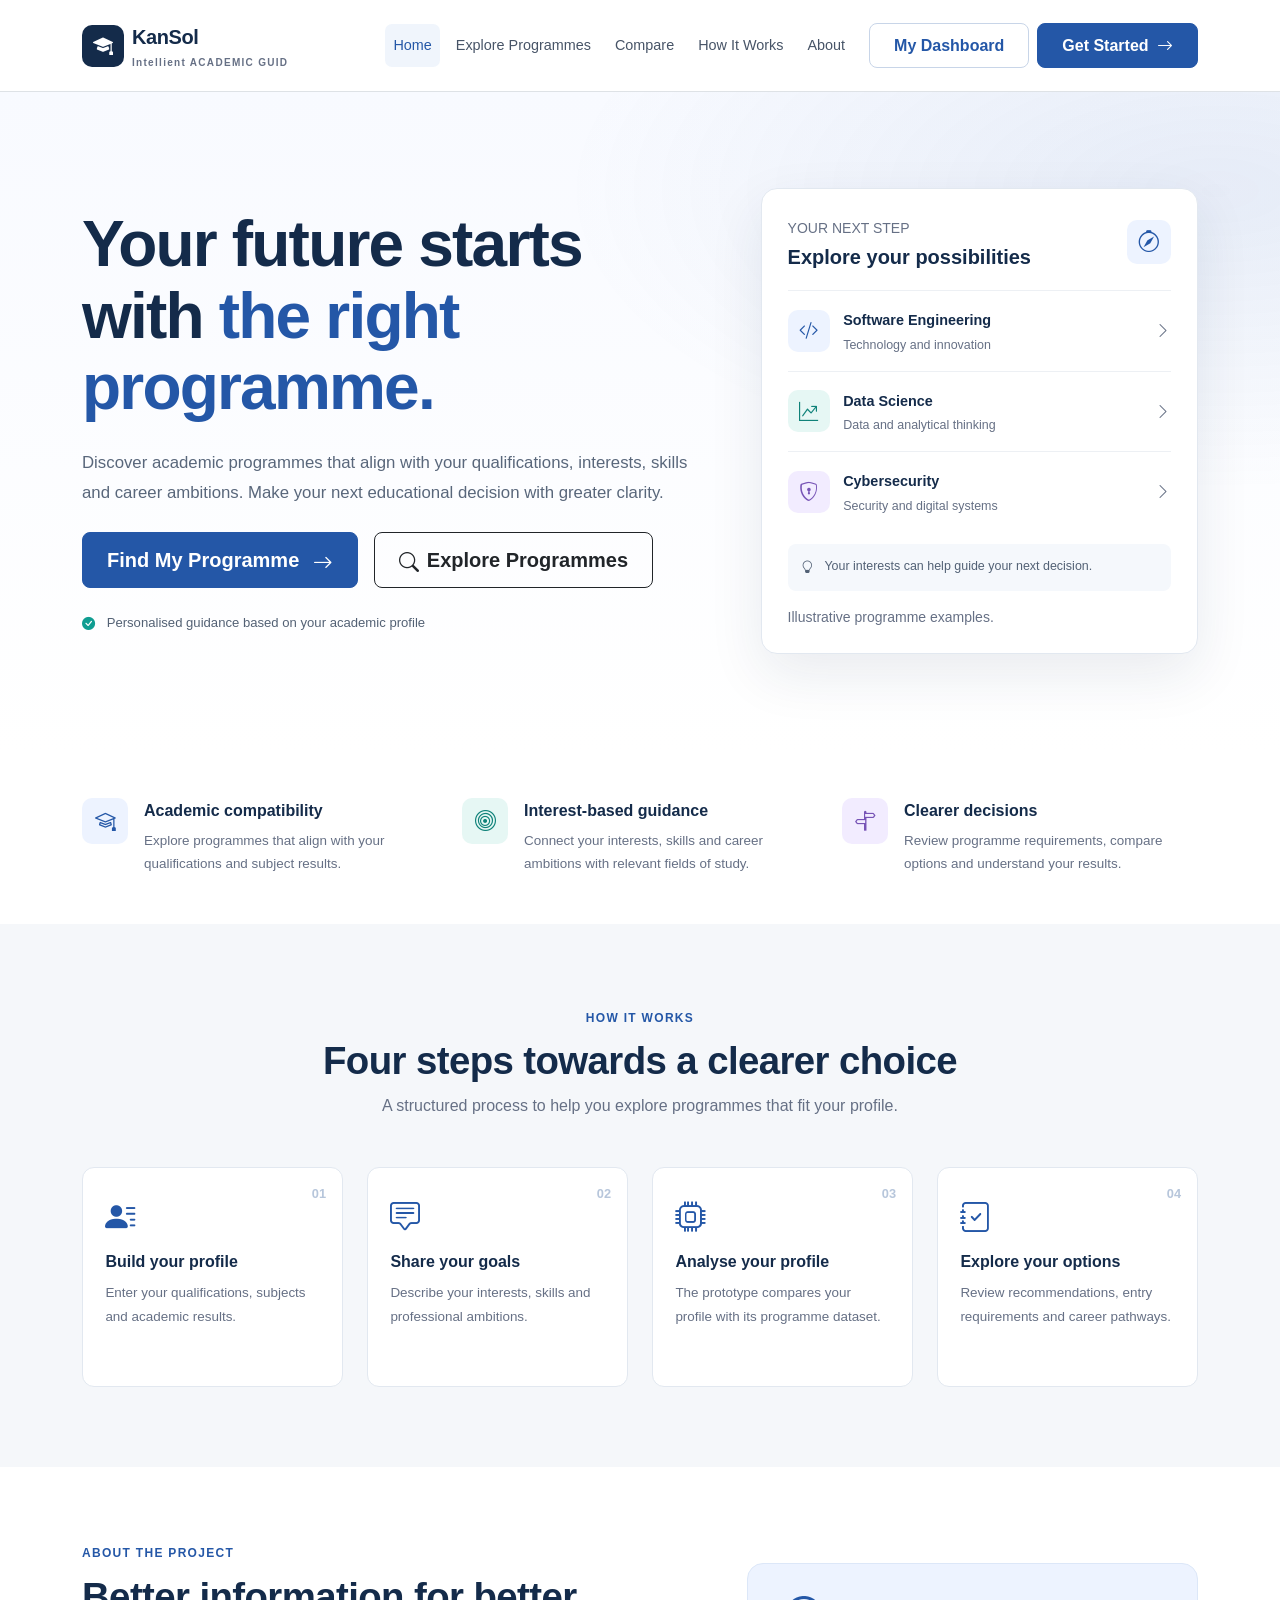
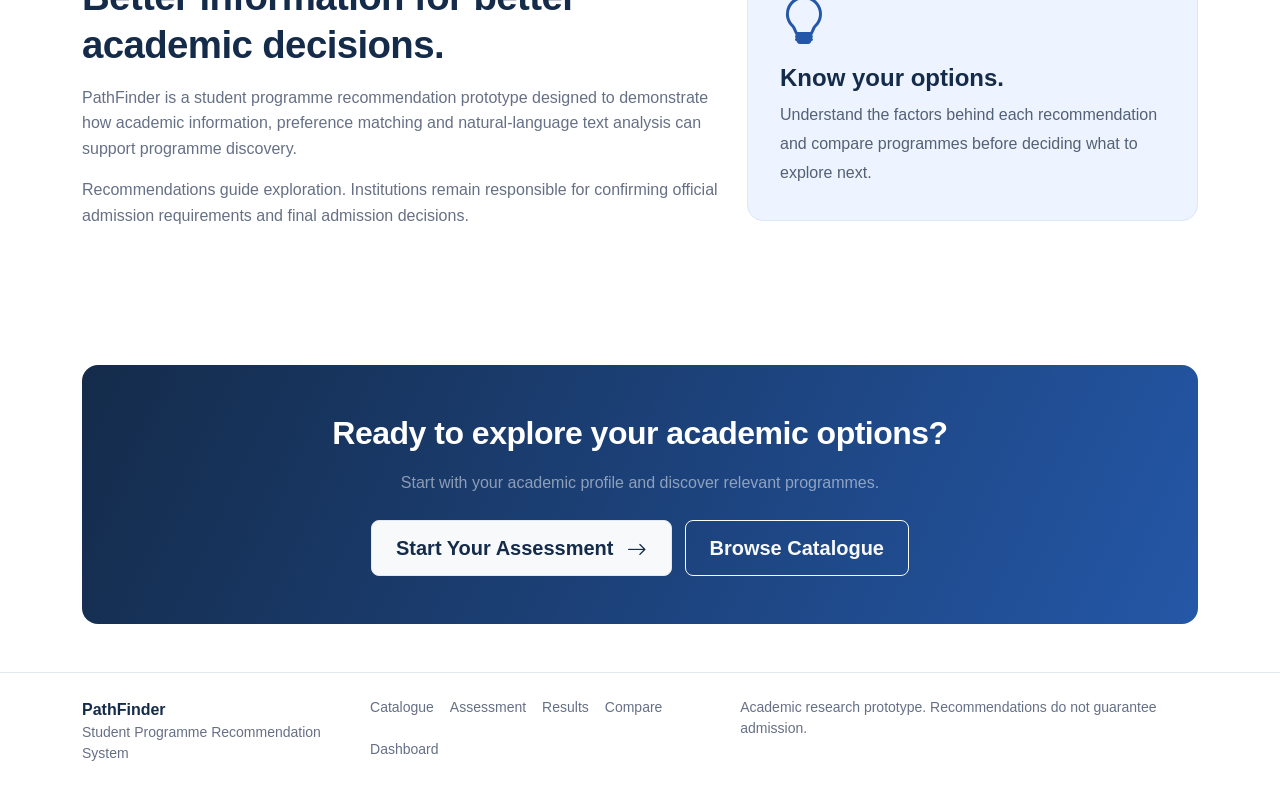
<file: index.html>
<!DOCTYPE html>
<html lang="en">
<head>
  <meta charset="UTF-8">
  <meta name="viewport" content="width=device-width, initial-scale=1.0">
  <meta name="description" content="Discover higher education programmes that match your academic qualifications, interests, skills and career goals.">
  <title>KanSol|Student Programme Recommendation System</title>

  <link href="https://cdn.jsdelivr.net/npm/bootstrap@5.3.8/dist/css/bootstrap.min.css"
        rel="stylesheet">
  <link href="https://cdn.jsdelivr.net/npm/bootstrap-icons@1.11.3/font/bootstrap-icons.min.css"
        rel="stylesheet">
  <link rel="stylesheet" href="assets/css/style.css">
</head>

<body>
  <nav class="navbar navbar-expand-lg navbar-light bg-white sticky-top border-bottom">
    <div class="container py-2">
      <a class="navbar-brand d-flex align-items-center gap-2" href="index.html">
        <span class="brand-icon"><i class="bi bi-mortarboard-fill"></i></span>
        <span>
          <strong class="brand-name">KanSol</strong>
          <small class="d-block brand-caption">Intellient ACADEMIC GUID</small>
        </span>
      </a>

      <button class="navbar-toggler" type="button"
              data-bs-toggle="collapse" data-bs-target="#mainNavbar"
              aria-controls="mainNavbar" aria-expanded="false"
              aria-label="Toggle navigation">
        <span class="navbar-toggler-icon"></span>
      </button>

      <div class="collapse navbar-collapse" id="mainNavbar">
        <ul class="navbar-nav ms-auto align-items-lg-center gap-lg-2">
          <li class="nav-item">
            <a class="nav-link active" aria-current="page" href="index.html">Home</a>
          </li>
          <li class="nav-item">
            <a class="nav-link" href="pages/catalogue.html">Explore Programmes</a>
          </li>
          <li class="nav-item">
            <a class="nav-link" href="pages/compare.html">Compare</a>
          </li>
          <li class="nav-item">
            <a class="nav-link" href="#how-it-works">How It Works</a>
          </li>
          <li class="nav-item">
            <a class="nav-link" href="#about">About</a>
          </li>
          <li class="nav-item ms-lg-2">
            <a class="btn btn-outline-primary px-4" href="pages/dashboard.html">
              My Dashboard
            </a>
          </li>
          <li class="nav-item">
            <a class="btn btn-primary px-4" href="pages/assessment.html">
              Get Started <i class="bi bi-arrow-right ms-1"></i>
            </a>
          </li>
        </ul>
      </div>
    </div>
  </nav>

  <main>
    <section class="hero-section">
      <div class="container py-5">
        <div class="row align-items-center g-5 py-lg-5">
          <div class="col-lg-7">
            
            <h1 class="hero-title mb-4">
              Your future starts with
              <span class="text-accent">the right programme.</span>
            </h1>

            <p class="hero-description mb-4">
              Discover academic programmes that align with your qualifications,
              interests, skills and career ambitions. Make your next educational
              decision with greater clarity.
            </p>

            <div class="d-flex flex-column flex-sm-row gap-3 mb-4">
              <a href="pages/assessment.html" class="btn btn-primary btn-lg px-4">
                Find My Programme <i class="bi bi-arrow-right ms-2"></i>
              </a>

              <a href="pages/catalogue.html" class="btn btn-outline-dark btn-lg px-4">
                <i class="bi bi-search me-2"></i>Explore Programmes
              </a>
            </div>

            <div class="hero-note">
              <i class="bi bi-check-circle-fill me-2"></i>
              Personalised guidance based on your academic profile
            </div>
          </div>

          <div class="col-lg-5">
            <div class="hero-visual">
              <div class="visual-heading">
                <div>
                  <span class="small text-secondary">YOUR NEXT STEP</span>
                  <h5 class="mb-0 mt-1">Explore your possibilities</h5>
                </div>
                <span class="visual-icon"><i class="bi bi-compass"></i></span>
              </div>

              <a class="visual-item text-decoration-none text-reset"
                 href="pages/catalogue.html?search=Software%20Engineering">
                <span class="visual-item-icon icon-blue">
                  <i class="bi bi-code-slash"></i>
                </span>
                <div class="flex-grow-1">
                  <strong>Software Engineering</strong>
                  <small class="d-block text-secondary">Technology and innovation</small>
                </div>
                <i class="bi bi-chevron-right text-secondary"></i>
              </a>

              <a class="visual-item text-decoration-none text-reset"
                 href="pages/catalogue.html?search=Data%20Science">
                <span class="visual-item-icon icon-teal">
                  <i class="bi bi-graph-up-arrow"></i>
                </span>
                <div class="flex-grow-1">
                  <strong>Data Science</strong>
                  <small class="d-block text-secondary">Data and analytical thinking</small>
                </div>
                <i class="bi bi-chevron-right text-secondary"></i>
              </a>

              <a class="visual-item text-decoration-none text-reset"
                 href="pages/catalogue.html?search=Cybersecurity">
                <span class="visual-item-icon icon-purple">
                  <i class="bi bi-shield-lock"></i>
                </span>
                <div class="flex-grow-1">
                  <strong>Cybersecurity</strong>
                  <small class="d-block text-secondary">Security and digital systems</small>
                </div>
                <i class="bi bi-chevron-right text-secondary"></i>
              </a>

              <div class="visual-footer">
                <i class="bi bi-lightbulb me-2"></i>
                Your interests can help guide your next decision.
              </div>
              <p class="small text-secondary mt-3 mb-0">
                Illustrative programme examples.
              </p>
            </div>
          </div>
        </div>
      </div>
    </section>

    <section class="py-5 bg-white">
      <div class="container">
        <div class="row g-4">
          <div class="col-md-4">
            <div class="feature-item">
              <span class="feature-icon"><i class="bi bi-mortarboard"></i></span>
              <div>
                <h5>Academic compatibility</h5>
                <p>Explore programmes that align with your qualifications and subject results.</p>
              </div>
            </div>
          </div>

          <div class="col-md-4">
            <div class="feature-item">
              <span class="feature-icon teal-feature"><i class="bi bi-bullseye"></i></span>
              <div>
                <h5>Interest-based guidance</h5>
                <p>Connect your interests, skills and career ambitions with relevant fields of study.</p>
              </div>
            </div>
          </div>

          <div class="col-md-4">
            <div class="feature-item">
              <span class="feature-icon purple-feature"><i class="bi bi-signpost-split"></i></span>
              <div>
                <h5>Clearer decisions</h5>
                <p>Review programme requirements, compare options and understand your results.</p>
              </div>
            </div>
          </div>
        </div>
      </div>
    </section>

    <section id="how-it-works" class="section-space">
      <div class="container">
        <div class="section-heading text-center mx-auto mb-5">
          <span class="section-label">HOW IT WORKS</span>
          <h2 class="section-title mt-2">Four steps towards a clearer choice</h2>
          <p class="text-secondary">
            A structured process to help you explore programmes that fit your profile.
          </p>
        </div>

        <div class="row g-4">
          <div class="col-sm-6 col-lg-3">
            <div class="step-card">
              <span class="step-number">01</span>
              <i class="bi bi-person-lines-fill step-icon"></i>
              <h5>Build your profile</h5>
              <p>Enter your qualifications, subjects and academic results.</p>
            </div>
          </div>

          <div class="col-sm-6 col-lg-3">
            <div class="step-card">
              <span class="step-number">02</span>
              <i class="bi bi-chat-square-text step-icon"></i>
              <h5>Share your goals</h5>
              <p>Describe your interests, skills and professional ambitions.</p>
            </div>
          </div>

          <div class="col-sm-6 col-lg-3">
            <div class="step-card">
              <span class="step-number">03</span>
              <i class="bi bi-cpu step-icon"></i>
              <h5>Analyse your profile</h5>
              <p>The prototype compares your profile with its programme dataset.</p>
            </div>
          </div>

          <div class="col-sm-6 col-lg-3">
            <div class="step-card">
              <span class="step-number">04</span>
              <i class="bi bi-journal-check step-icon"></i>
              <h5>Explore your options</h5>
              <p>Review recommendations, entry requirements and career pathways.</p>
            </div>
          </div>
        </div>
      </div>
    </section>

    <section id="about" class="about-section py-5">
      <div class="container py-lg-4">
        <div class="row align-items-center g-4">
          <div class="col-lg-7">
            <span class="section-label">ABOUT THE PROJECT</span>
            <h2 class="section-title mt-2">Better information for better academic decisions.</h2>
            <p class="text-secondary mt-3">
              PathFinder is a student programme recommendation prototype designed
              to demonstrate how academic information, preference matching and
              natural-language text analysis can support programme discovery.
            </p>
            <p class="text-secondary">
              Recommendations guide exploration. Institutions remain responsible
              for confirming official admission requirements and final admission decisions.
            </p>
          </div>
          <div class="col-lg-5">
            <div class="about-panel">
              <i class="bi bi-lightbulb display-5 mb-3"></i>
              <h4>Know your options.</h4>
              <p class="mb-0">
                Understand the factors behind each recommendation and compare
                programmes before deciding what to explore next.
              </p>
            </div>
          </div>
        </div>
      </div>
    </section>

    <section class="py-5">
      <div class="container">
        <div class="cta-panel p-4 p-lg-5 text-center">
          <h2 class="text-white">Ready to explore your academic options?</h2>
          <p class="text-white-50 mt-3 mb-4">
            Start with your academic profile and discover relevant programmes.
          </p>
          <a href="pages/assessment.html" class="btn btn-light btn-lg px-4">
            Start Your Assessment <i class="bi bi-arrow-right ms-2"></i>
          </a>
          <a href="pages/catalogue.html" class="btn btn-outline-light btn-lg px-4 ms-sm-2 mt-2 mt-sm-0">
            Browse Catalogue
          </a>
        </div>
      </div>
    </section>
  </main>

  <footer class="site-footer py-4">
    <div class="container d-flex flex-column flex-md-row justify-content-between gap-3">
      <div>
        <strong>PathFinder</strong>
        <p class="small text-secondary mb-0">Student Programme Recommendation System</p>
      </div>
      <div class="d-flex flex-wrap gap-3">
        <a class="small text-secondary" href="pages/catalogue.html">Catalogue</a>
        <a class="small text-secondary" href="pages/assessment.html">Assessment</a>
        <a class="small text-secondary" href="pages/results.html">Results</a>
        <a class="small text-secondary" href="pages/compare.html">Compare</a>
        <a class="small text-secondary" href="pages/dashboard.html">Dashboard</a>
      </div>
      <p class="small text-secondary mb-0">
        Academic research prototype. Recommendations do not guarantee admission.
      </p>
    </div>
  </footer>

  <script src="https://cdn.jsdelivr.net/npm/bootstrap@5.3.8/dist/js/bootstrap.bundle.min.js"></script>
  <script src="assets/js/app.js"></script>
</body>
</html>
</file>
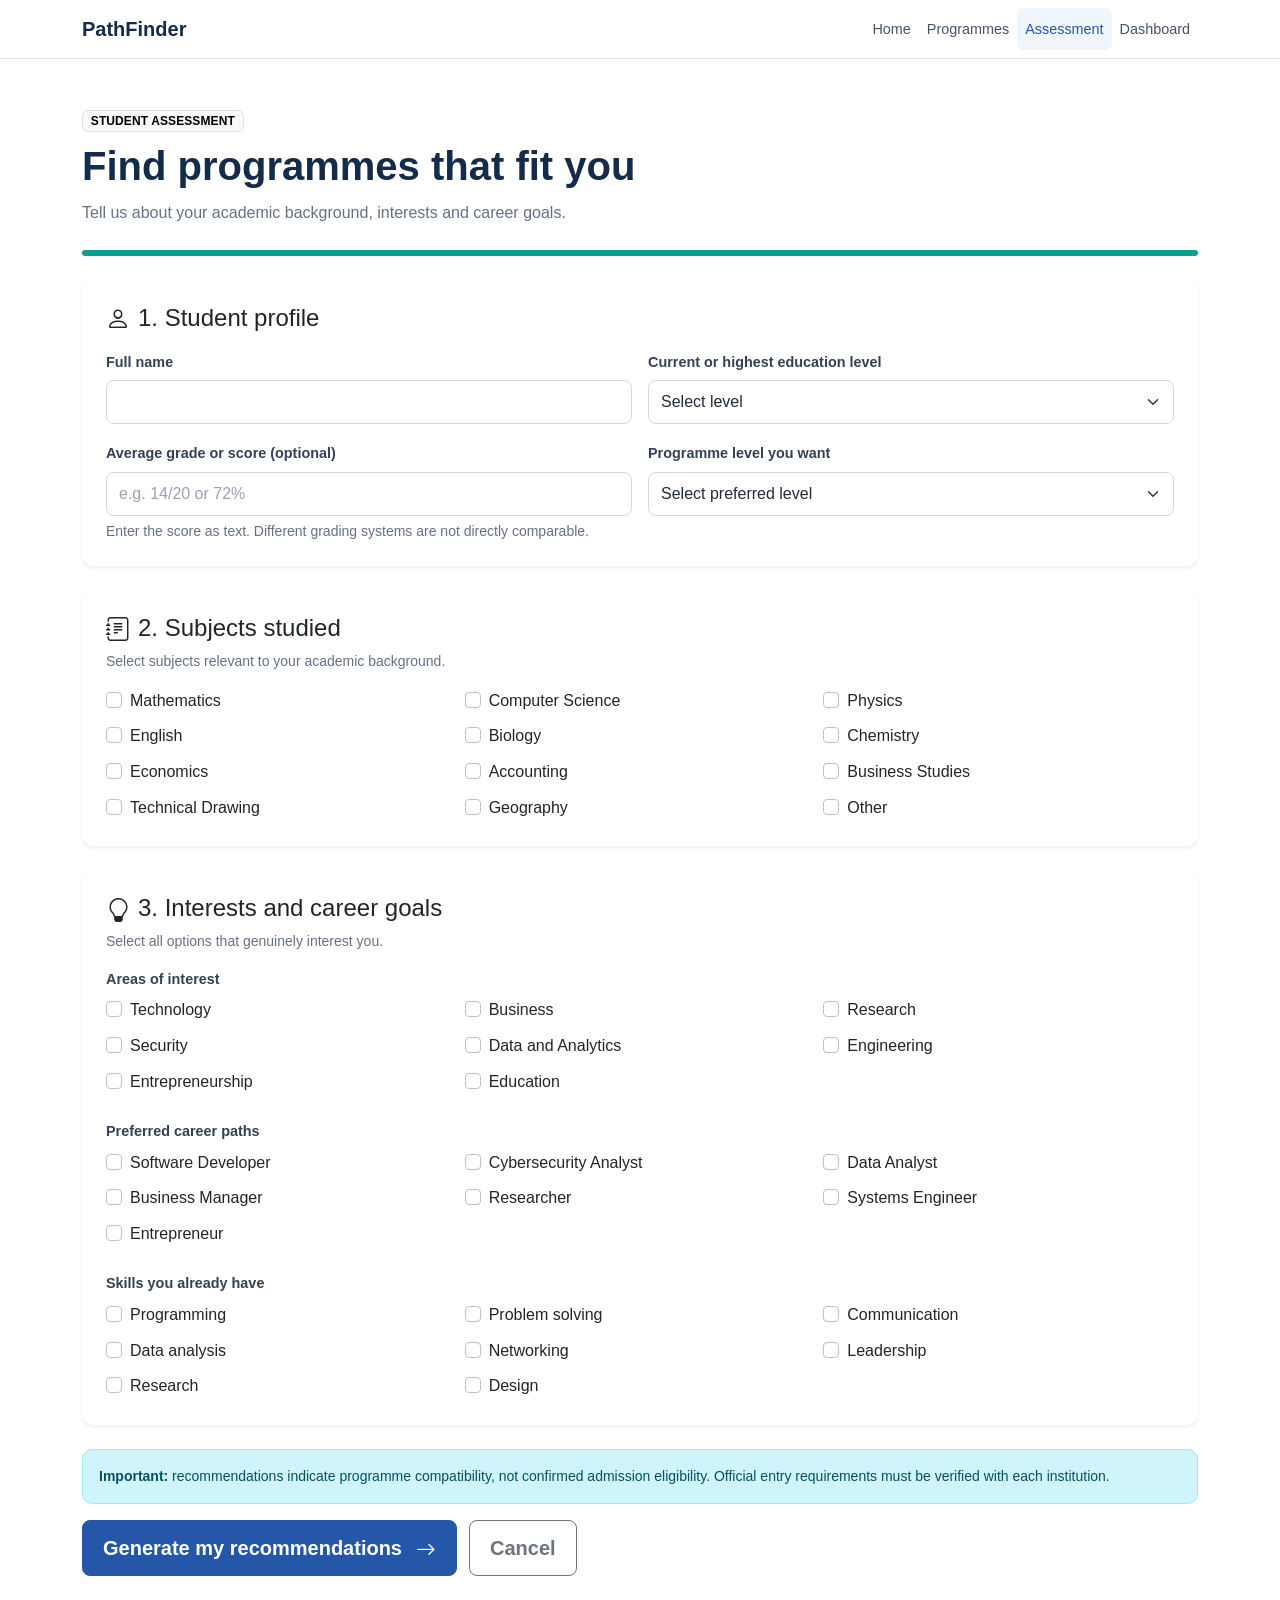
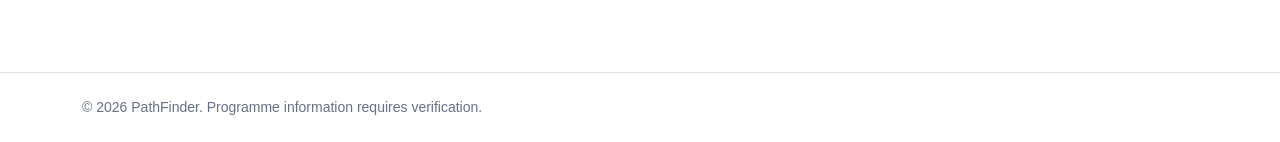
<file: pages/assessment.html>
<!DOCTYPE html>
<html lang="en">
<head>
  <meta charset="UTF-8">
  <meta name="viewport" content="width=device-width, initial-scale=1">
  <meta name="description" content="Complete your academic and career assessment to explore suitable higher education programmes.">
  <title>Student Assessment | PathFinder</title>
  <link href="https://cdn.jsdelivr.net/npm/bootstrap@5.3.8/dist/css/bootstrap.min.css" rel="stylesheet">
  <link href="https://cdn.jsdelivr.net/npm/bootstrap-icons@1.11.3/font/bootstrap-icons.min.css" rel="stylesheet">
  <link href="../assets/css/style.css" rel="stylesheet">
</head>
<body>
<nav class="navbar navbar-expand-lg navbar-light bg-white border-bottom sticky-top">
  <div class="container">
    <a class="navbar-brand fw-bold" href="../index.html">PathFinder</a>
    <button class="navbar-toggler" type="button" data-bs-toggle="collapse" data-bs-target="#mainNav" aria-label="Toggle navigation">
      <span class="navbar-toggler-icon"></span>
    </button>
    <div class="collapse navbar-collapse" id="mainNav">
      <div class="navbar-nav ms-auto">
        <a class="nav-link" href="../index.html">Home</a>
        <a class="nav-link" href="catalogue.html">Programmes</a>
        <a class="nav-link active" href="assessment.html">Assessment</a>
        <a class="nav-link" href="dashboard.html">Dashboard</a>
      </div>
    </div>
  </div>
</nav>

<main class="container py-5">
  <div class="mb-4">
    <span class="badge text-bg-light border mb-2">STUDENT ASSESSMENT</span>
    <h1 class="fw-bold">Find programmes that fit you</h1>
    <p class="text-secondary">Tell us about your academic background, interests and career goals.</p>
  </div>

  <div class="progress mb-4" style="height: 6px;">
    <div class="progress-bar" style="width: 100%; background: #0f9d91;"></div>
  </div>

  <form id="assessmentForm" class="row g-4">
    <section class="col-12">
      <div class="card border-0 shadow-sm p-3 p-md-4">
        <h2 class="h4 mb-3"><i class="bi bi-person me-2"></i>1. Student profile</h2>
        <div class="row g-3">
          <div class="col-md-6">
            <label for="studentName" class="form-label">Full name</label>
            <input class="form-control" id="studentName" name="studentName" autocomplete="name" required>
          </div>
          <div class="col-md-6">
            <label for="educationLevel" class="form-label">Current or highest education level</label>
            <select class="form-select" id="educationLevel" name="educationLevel" required>
              <option value="">Select level</option>
              <option value="Ordinary Level">Ordinary Level</option>
              <option value="Advanced Level">Advanced Level</option>
              <option value="Technical or Vocational">Technical or Vocational</option>
              <option value="Bachelor's degree">Bachelor's degree</option>
              <option value="HND">HND</option>
              <option value="Master's degree">Master's degree</option>
              <option value="Other">Other</option>
            </select>
          </div>
          <div class="col-md-6">
            <label for="gradeAverage" class="form-label">Average grade or score (optional)</label>
            <input class="form-control" id="gradeAverage" name="gradeAverage" placeholder="e.g. 14/20 or 72%">
            <div class="form-text">Enter the score as text. Different grading systems are not directly comparable.</div>
          </div>
          <div class="col-md-6">
            <label for="preferredLevel" class="form-label">Programme level you want</label>
            <select class="form-select" id="preferredLevel" name="preferredLevel" required>
              <option value="">Select preferred level</option>
              <option value="Any">Any level</option>
              <option value="HND">HND</option>
              <option value="Bachelor's degree">Bachelor's degree</option>
              <option value="Master's degree">Master's degree</option>
              <option value="Vocational">Vocational training</option>
            </select>
          </div>
        </div>
      </div>
    </section>

    <section class="col-12">
      <div class="card border-0 shadow-sm p-3 p-md-4">
        <h2 class="h4 mb-2"><i class="bi bi-journal-text me-2"></i>2. Subjects studied</h2>
        <p class="text-secondary small">Select subjects relevant to your academic background.</p>
        <div class="row g-2">
          <div class="col-6 col-md-4"><label class="form-check"><input class="form-check-input" type="checkbox" name="subjects" value="Mathematics"> Mathematics</label></div>
          <div class="col-6 col-md-4"><label class="form-check"><input class="form-check-input" type="checkbox" name="subjects" value="Computer Science"> Computer Science</label></div>
          <div class="col-6 col-md-4"><label class="form-check"><input class="form-check-input" type="checkbox" name="subjects" value="Physics"> Physics</label></div>
          <div class="col-6 col-md-4"><label class="form-check"><input class="form-check-input" type="checkbox" name="subjects" value="English"> English</label></div>
          <div class="col-6 col-md-4"><label class="form-check"><input class="form-check-input" type="checkbox" name="subjects" value="Biology"> Biology</label></div>
          <div class="col-6 col-md-4"><label class="form-check"><input class="form-check-input" type="checkbox" name="subjects" value="Chemistry"> Chemistry</label></div>
          <div class="col-6 col-md-4"><label class="form-check"><input class="form-check-input" type="checkbox" name="subjects" value="Economics"> Economics</label></div>
          <div class="col-6 col-md-4"><label class="form-check"><input class="form-check-input" type="checkbox" name="subjects" value="Accounting"> Accounting</label></div>
          <div class="col-6 col-md-4"><label class="form-check"><input class="form-check-input" type="checkbox" name="subjects" value="Business Studies"> Business Studies</label></div>
          <div class="col-6 col-md-4"><label class="form-check"><input class="form-check-input" type="checkbox" name="subjects" value="Technical Drawing"> Technical Drawing</label></div>
          <div class="col-6 col-md-4"><label class="form-check"><input class="form-check-input" type="checkbox" name="subjects" value="Geography"> Geography</label></div>
          <div class="col-6 col-md-4"><label class="form-check"><input class="form-check-input" type="checkbox" name="subjects" value="Other"> Other</label></div>
        </div>
      </div>
    </section>

    <section class="col-12">
      <div class="card border-0 shadow-sm p-3 p-md-4">
        <h2 class="h4 mb-2"><i class="bi bi-lightbulb me-2"></i>3. Interests and career goals</h2>
        <p class="text-secondary small">Select all options that genuinely interest you.</p>

        <label class="form-label fw-semibold">Areas of interest</label>
        <div class="row g-2 mb-4">
          <div class="col-6 col-md-4"><label class="form-check"><input class="form-check-input" type="checkbox" name="interests" value="Technology"> Technology</label></div>
          <div class="col-6 col-md-4"><label class="form-check"><input class="form-check-input" type="checkbox" name="interests" value="Business"> Business</label></div>
          <div class="col-6 col-md-4"><label class="form-check"><input class="form-check-input" type="checkbox" name="interests" value="Research"> Research</label></div>
          <div class="col-6 col-md-4"><label class="form-check"><input class="form-check-input" type="checkbox" name="interests" value="Security"> Security</label></div>
          <div class="col-6 col-md-4"><label class="form-check"><input class="form-check-input" type="checkbox" name="interests" value="Data and Analytics"> Data and Analytics</label></div>
          <div class="col-6 col-md-4"><label class="form-check"><input class="form-check-input" type="checkbox" name="interests" value="Engineering"> Engineering</label></div>
          <div class="col-6 col-md-4"><label class="form-check"><input class="form-check-input" type="checkbox" name="interests" value="Entrepreneurship"> Entrepreneurship</label></div>
          <div class="col-6 col-md-4"><label class="form-check"><input class="form-check-input" type="checkbox" name="interests" value="Education"> Education</label></div>
        </div>

        <label class="form-label fw-semibold">Preferred career paths</label>
        <div class="row g-2 mb-4">
          <div class="col-6 col-md-4"><label class="form-check"><input class="form-check-input" type="checkbox" name="careers" value="Software Developer"> Software Developer</label></div>
          <div class="col-6 col-md-4"><label class="form-check"><input class="form-check-input" type="checkbox" name="careers" value="Cybersecurity Analyst"> Cybersecurity Analyst</label></div>
          <div class="col-6 col-md-4"><label class="form-check"><input class="form-check-input" type="checkbox" name="careers" value="Data Analyst"> Data Analyst</label></div>
          <div class="col-6 col-md-4"><label class="form-check"><input class="form-check-input" type="checkbox" name="careers" value="Business Manager"> Business Manager</label></div>
          <div class="col-6 col-md-4"><label class="form-check"><input class="form-check-input" type="checkbox" name="careers" value="Researcher"> Researcher</label></div>
          <div class="col-6 col-md-4"><label class="form-check"><input class="form-check-input" type="checkbox" name="careers" value="Systems Engineer"> Systems Engineer</label></div>
          <div class="col-6 col-md-4"><label class="form-check"><input class="form-check-input" type="checkbox" name="careers" value="Entrepreneur"> Entrepreneur</label></div>
        </div>

        <label class="form-label fw-semibold">Skills you already have</label>
        <div class="row g-2">
          <div class="col-6 col-md-4"><label class="form-check"><input class="form-check-input" type="checkbox" name="skills" value="Programming"> Programming</label></div>
          <div class="col-6 col-md-4"><label class="form-check"><input class="form-check-input" type="checkbox" name="skills" value="Problem Solving"> Problem solving</label></div>
          <div class="col-6 col-md-4"><label class="form-check"><input class="form-check-input" type="checkbox" name="skills" value="Communication"> Communication</label></div>
          <div class="col-6 col-md-4"><label class="form-check"><input class="form-check-input" type="checkbox" name="skills" value="Data Analysis"> Data analysis</label></div>
          <div class="col-6 col-md-4"><label class="form-check"><input class="form-check-input" type="checkbox" name="skills" value="Networking"> Networking</label></div>
          <div class="col-6 col-md-4"><label class="form-check"><input class="form-check-input" type="checkbox" name="skills" value="Leadership"> Leadership</label></div>
          <div class="col-6 col-md-4"><label class="form-check"><input class="form-check-input" type="checkbox" name="skills" value="Research"> Research</label></div>
          <div class="col-6 col-md-4"><label class="form-check"><input class="form-check-input" type="checkbox" name="skills" value="Design"> Design</label></div>
        </div>
      </div>
    </section>

    <div class="col-12">
      <div class="alert alert-info small">
        <strong>Important:</strong> recommendations indicate programme compatibility, not confirmed admission eligibility. Official entry requirements must be verified with each institution.
      </div>
      <button class="btn btn-primary btn-lg" type="submit">
        Generate my recommendations <i class="bi bi-arrow-right ms-2"></i>
      </button>
      <a href="../index.html" class="btn btn-outline-secondary btn-lg ms-2">Cancel</a>
    </div>
  </form>
</main>

<footer class="border-top py-4 mt-5">
  <div class="container text-secondary small">© <span id="currentYear"></span> PathFinder. Programme information requires verification.</div>
</footer>

<script src="https://cdn.jsdelivr.net/npm/bootstrap@5.3.8/dist/js/bootstrap.bundle.min.js"></script>
<script src="../assets/js/app.js"></script>
<script src="../assets/js/data.js"></script>
<script src="../assets/js/recommendation.js"></script>
</body>
</html>
</file>
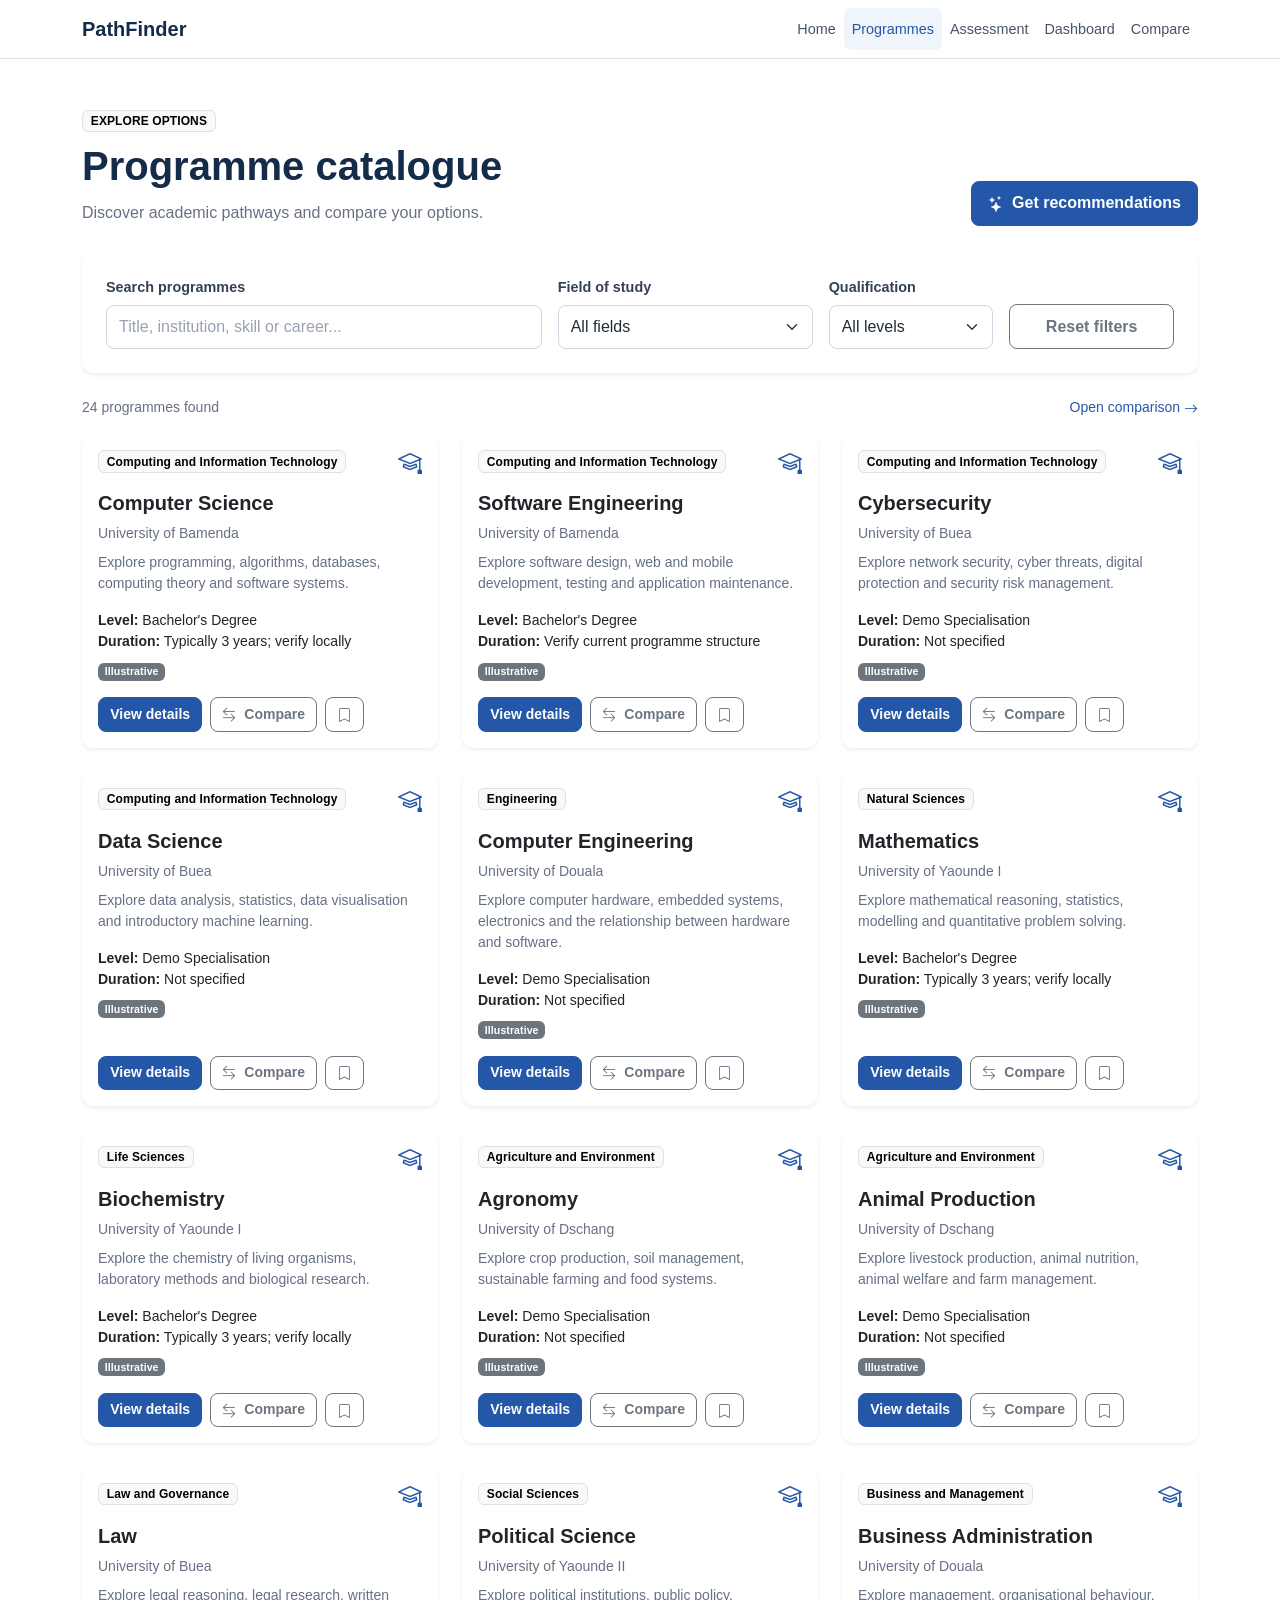
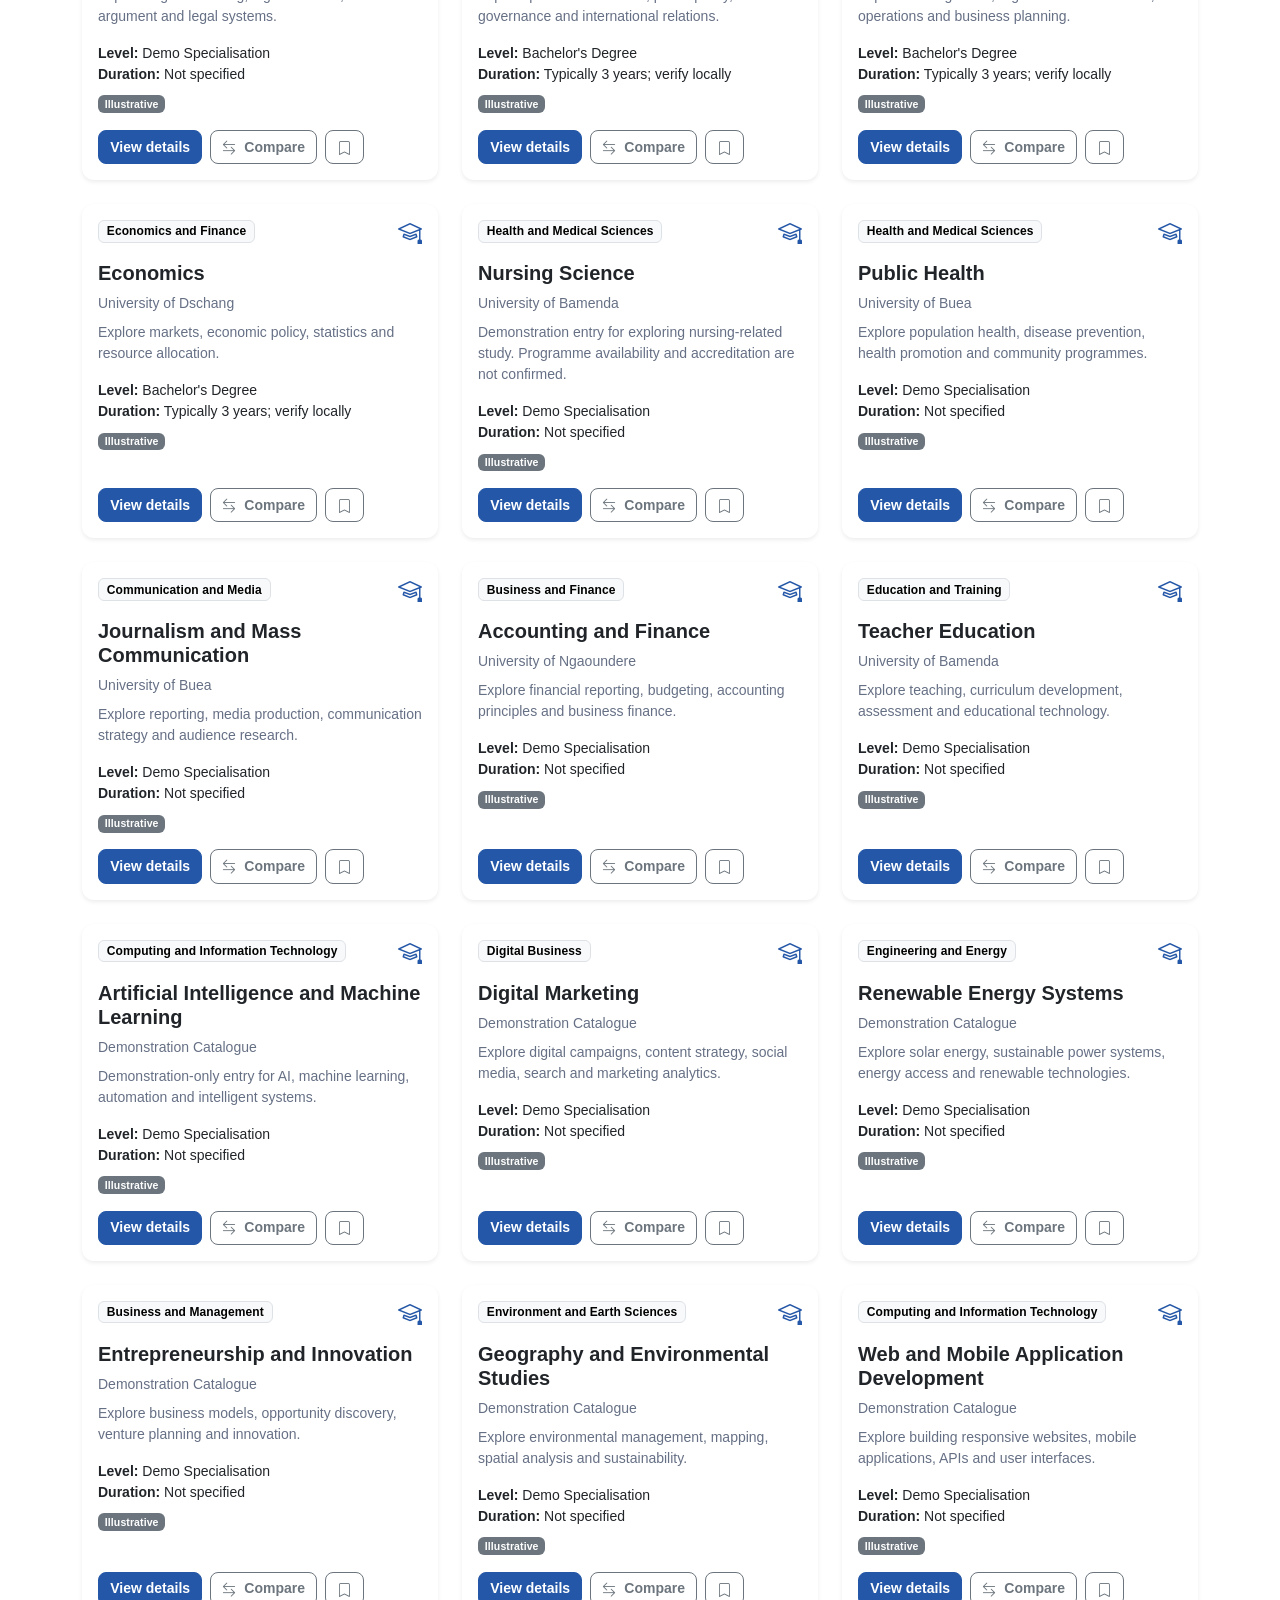
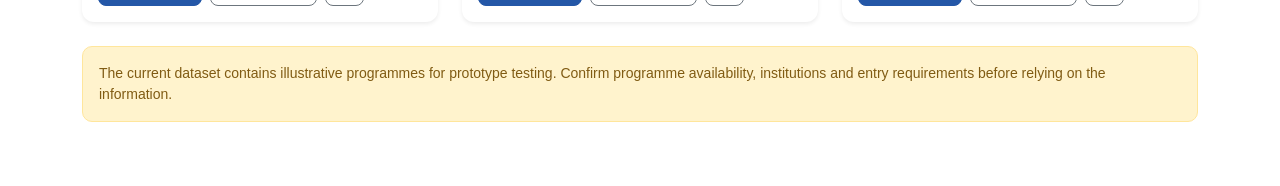
<file: pages/catalogue.html>
<!DOCTYPE html>
<html lang="en">
<head>
  <meta charset="UTF-8">
  <meta name="viewport" content="width=device-width, initial-scale=1">
  <title>Programme Catalogue | PathFinder</title>
  <link href="https://cdn.jsdelivr.net/npm/bootstrap@5.3.8/dist/css/bootstrap.min.css" rel="stylesheet">
  <link href="https://cdn.jsdelivr.net/npm/bootstrap-icons@1.11.3/font/bootstrap-icons.min.css" rel="stylesheet">
  <link href="../assets/css/style.css" rel="stylesheet">
</head>
<body>
<nav class="navbar navbar-expand-lg bg-white border-bottom sticky-top">
  <div class="container">
    <a class="navbar-brand fw-bold" href="../index.html">PathFinder</a>
    <button class="navbar-toggler" data-bs-toggle="collapse" data-bs-target="#nav" aria-label="Toggle navigation">
      <span class="navbar-toggler-icon"></span>
    </button>
    <div class="collapse navbar-collapse" id="nav">
      <div class="navbar-nav ms-auto">
        <a class="nav-link" href="../index.html">Home</a>
        <a class="nav-link active" href="catalogue.html">Programmes</a>
        <a class="nav-link" href="assessment.html">Assessment</a>
        <a class="nav-link" href="dashboard.html">Dashboard</a>
        <a class="nav-link" href="compare.html">Compare</a>
      </div>
    </div>
  </div>
</nav>

<main class="container py-5">
  <div class="d-flex flex-wrap justify-content-between align-items-end gap-3 mb-4">
    <div>
      <span class="badge text-bg-light border mb-2">EXPLORE OPTIONS</span>
      <h1 class="fw-bold">Programme catalogue</h1>
      <p class="text-secondary mb-0">Discover academic pathways and compare your options.</p>
    </div>
    <a href="assessment.html" class="btn btn-primary"><i class="bi bi-stars me-2"></i>Get recommendations</a>
  </div>

  <div class="card border-0 shadow-sm p-3 p-md-4 mb-4">
    <div class="row g-3">
      <div class="col-lg-5">
        <label class="form-label" for="searchInput">Search programmes</label>
        <input class="form-control" id="searchInput" placeholder="Title, institution, skill or career...">
      </div>
      <div class="col-md-6 col-lg-3">
        <label class="form-label" for="fieldFilter">Field of study</label>
        <select class="form-select" id="fieldFilter">
          <option value="">All fields</option>
        </select>
      </div>
      <div class="col-md-6 col-lg-2">
        <label class="form-label" for="levelFilter">Qualification</label>
        <select class="form-select" id="levelFilter">
          <option value="">All levels</option>
        </select>
      </div>
      <div class="col-lg-2 d-flex align-items-end">
        <button class="btn btn-outline-secondary w-100" id="resetFilters">Reset filters</button>
      </div>
    </div>
  </div>

  <div class="d-flex justify-content-between mb-3">
    <p class="text-secondary small mb-0" id="catalogueCount" aria-live="polite"></p>
    <a href="compare.html" class="small text-decoration-none">Open comparison <i class="bi bi-arrow-right"></i></a>
  </div>

  <div class="row g-4" id="programmeGrid"></div>
  <div id="emptyState" class="text-center py-5 d-none">
    <i class="bi bi-search display-4 text-secondary"></i>
    <h2 class="h4 mt-3">No matching programmes</h2>
    <p class="text-secondary">Try another search term or reset the filters.</p>
  </div>
  <div class="alert alert-warning mt-4 small">
    The current dataset contains illustrative programmes for prototype testing. Confirm programme availability, institutions and entry requirements before relying on the information.
  </div>
</main>

<script src="https://cdn.jsdelivr.net/npm/bootstrap@5.3.8/dist/js/bootstrap.bundle.min.js"></script>
<script src="../assets/js/app.js"></script>
<script src="../assets/js/data.js"></script>
<script src="../assets/js/catalogue.js"></script>
</body>
</html>
</file>
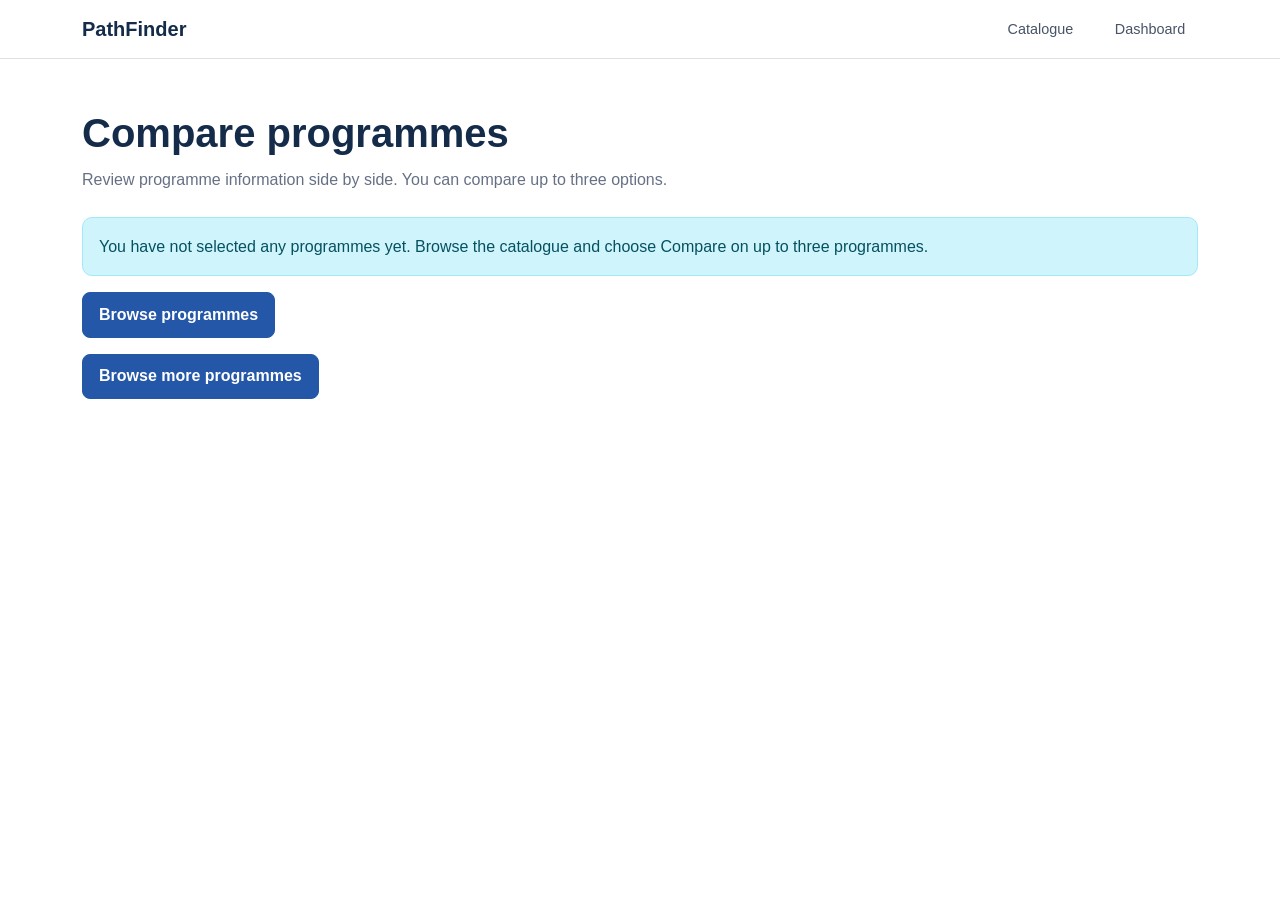
<file: pages/compare.html>
<!DOCTYPE html>
<html lang="en">
<head>
  <meta charset="UTF-8">
  <meta name="viewport" content="width=device-width, initial-scale=1">
  <title>Compare Programmes | PathFinder</title>
  <link href="https://cdn.jsdelivr.net/npm/bootstrap@5.3.8/dist/css/bootstrap.min.css" rel="stylesheet">
  <link href="../assets/css/style.css" rel="stylesheet">
</head>
<body>
<nav class="navbar bg-white border-bottom">
  <div class="container">
    <a class="navbar-brand fw-bold" href="../index.html">PathFinder</a>
    <div class="d-flex gap-3">
      <a href="catalogue.html" class="nav-link">Catalogue</a>
      <a href="dashboard.html" class="nav-link">Dashboard</a>
    </div>
  </div>
</nav>
<main class="container py-5">
  <h1 class="fw-bold">Compare programmes</h1>
  <p class="text-secondary">Review programme information side by side. You can compare up to three options.</p>
  <div id="comparisonContent" class="mt-4"></div>
  <a href="catalogue.html" class="btn btn-primary mt-3">Browse more programmes</a>
</main>
<script src="../assets/js/data.js"></script>
<script src="../assets/js/compare.js"></script>
</body>
</html>
</file>
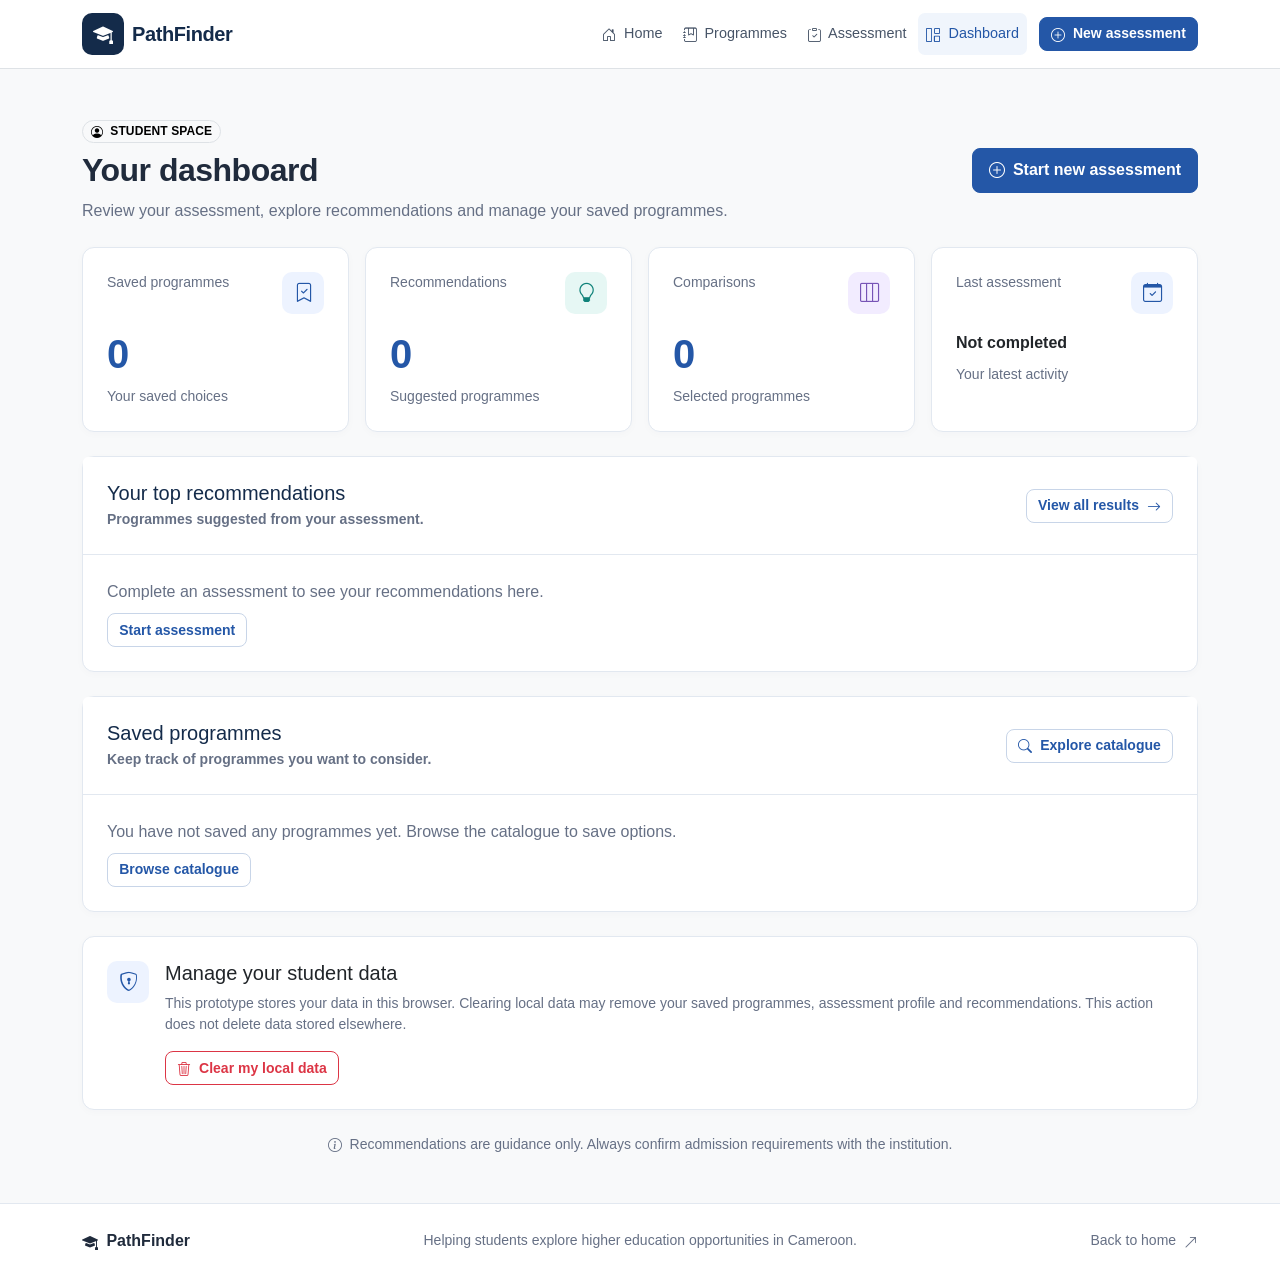
<file: pages/dashboard.html>
<!DOCTYPE html>
<html lang="en">
<head>
  <meta charset="UTF-8">
  <meta name="viewport" content="width=device-width, initial-scale=1">
  <meta name="theme-color" content="#142b4a">

  <title>Student Dashboard | PathFinder</title>
  <meta
    name="description"
    content="Manage your student profile, programme recommendations, saved programmes and comparisons on PathFinder."
  >

  <!-- Bootstrap 5 -->
  <link
    href="https://cdn.jsdelivr.net/npm/bootstrap@5.3.8/dist/css/bootstrap.min.css"
    rel="stylesheet"
  >

  <!-- Bootstrap Icons only -->
  <link
    href="https://cdn.jsdelivr.net/npm/bootstrap-icons@1.11.3/font/bootstrap-icons.min.css"
    rel="stylesheet"
  >

  <!-- PathFinder styles -->
  <link href="../assets/css/style.css" rel="stylesheet">
</head>

<body class="bg-light">

<!-- Navigation -->
<nav class="navbar navbar-expand-lg bg-white border-bottom sticky-top">
  <div class="container">
    <a
      class="navbar-brand d-flex align-items-center gap-2"
      href="../index.html"
      aria-label="PathFinder home"
    >
      <span class="brand-icon">
        <i class="bi bi-mortarboard-fill" aria-hidden="true"></i>
      </span>

      <span class="brand-name">PathFinder</span>
    </a>

    <button
      class="navbar-toggler"
      type="button"
      data-bs-toggle="collapse"
      data-bs-target="#mainNavigation"
      aria-controls="mainNavigation"
      aria-expanded="false"
      aria-label="Toggle navigation"
    >
      <span class="navbar-toggler-icon"></span>
    </button>

    <div class="collapse navbar-collapse" id="mainNavigation">
      <div class="navbar-nav ms-auto align-items-lg-center gap-lg-1">
        <a class="nav-link" href="../index.html">
          <i class="bi bi-house-door me-1" aria-hidden="true"></i>
          Home
        </a>

        <a class="nav-link" href="catalogue.html">
          <i class="bi bi-journal-bookmark me-1" aria-hidden="true"></i>
          Programmes
        </a>

        <a class="nav-link" href="assessment.html">
          <i class="bi bi-clipboard-check me-1" aria-hidden="true"></i>
          Assessment
        </a>

        <a
          class="nav-link active"
          href="dashboard.html"
          aria-current="page"
        >
          <i class="bi bi-grid-1x2 me-1" aria-hidden="true"></i>
          Dashboard
        </a>

        <a href="assessment.html" class="btn btn-primary btn-sm ms-lg-2">
          <i class="bi bi-plus-circle me-1" aria-hidden="true"></i>
          New assessment
        </a>
      </div>
    </div>
  </div>
</nav>

<main class="container py-4 py-lg-5">

  <!-- Dashboard heading -->
  <section class="page-header mb-4">
    <div class="d-flex flex-column flex-md-row justify-content-between align-items-md-center gap-3">
      <div>
        <span class="badge rounded-pill text-bg-light border mb-2">
          <i class="bi bi-person-circle me-1" aria-hidden="true"></i>
          STUDENT SPACE
        </span>

        <h1 class="h2 mb-2" id="welcomeHeading">Your dashboard</h1>

        <p class="text-secondary mb-0">
          Review your assessment, explore recommendations and manage your saved programmes.
        </p>
      </div>

      <a href="assessment.html" class="btn btn-primary d-none d-md-inline-flex align-items-center">
        <i class="bi bi-plus-circle me-2" aria-hidden="true"></i>
        Start new assessment
      </a>
    </div>
  </section>

  <!-- Dashboard statistics -->
  <section aria-label="Student overview" class="mb-4">
    <div class="row g-3">

      <div class="col-6 col-xl-3">
        <div class="card h-100">
          <div class="card-body p-3 p-md-4">
            <div class="d-flex justify-content-between align-items-start gap-2 mb-3">
              <span class="small text-secondary">Saved programmes</span>
              <span class="visual-item-icon icon-blue">
                <i class="bi bi-bookmark-check" aria-hidden="true"></i>
              </span>
            </div>

            <div class="display-6 fw-bold text-primary" id="savedCount">0</div>
            <p class="small text-secondary mb-0 mt-2">Your saved choices</p>
          </div>
        </div>
      </div>

      <div class="col-6 col-xl-3">
        <div class="card h-100">
          <div class="card-body p-3 p-md-4">
            <div class="d-flex justify-content-between align-items-start gap-2 mb-3">
              <span class="small text-secondary">Recommendations</span>
              <span class="visual-item-icon icon-teal">
                <i class="bi bi-lightbulb" aria-hidden="true"></i>
              </span>
            </div>

            <div class="display-6 fw-bold text-primary" id="recommendationCount">0</div>
            <p class="small text-secondary mb-0 mt-2">Suggested programmes</p>
          </div>
        </div>
      </div>

      <div class="col-6 col-xl-3">
        <div class="card h-100">
          <div class="card-body p-3 p-md-4">
            <div class="d-flex justify-content-between align-items-start gap-2 mb-3">
              <span class="small text-secondary">Comparisons</span>
              <span class="visual-item-icon icon-purple">
                <i class="bi bi-layout-three-columns" aria-hidden="true"></i>
              </span>
            </div>

            <div class="display-6 fw-bold text-primary" id="comparisonCount">0</div>
            <p class="small text-secondary mb-0 mt-2">Selected programmes</p>
          </div>
        </div>
      </div>

      <div class="col-6 col-xl-3">
        <div class="card h-100">
          <div class="card-body p-3 p-md-4">
            <div class="d-flex justify-content-between align-items-start gap-2 mb-3">
              <span class="small text-secondary">Last assessment</span>
              <span class="visual-item-icon icon-blue">
                <i class="bi bi-calendar-check" aria-hidden="true"></i>
              </span>
            </div>

            <div class="fw-semibold mt-2" id="lastAssessment">Not completed</div>
            <p class="small text-secondary mb-0 mt-2">Your latest activity</p>
          </div>
        </div>
      </div>

    </div>
  </section>

  <!-- Recommendations -->
  <section class="card mb-4">
    <div class="card-header bg-white p-3 p-md-4">
      <div class="d-flex flex-column flex-sm-row justify-content-between align-items-sm-center gap-2">
        <div>
          <h2 class="h5 mb-1">Your top recommendations</h2>
          <p class="text-secondary small mb-0">
            Programmes suggested from your assessment.
          </p>
        </div>

        <a href="results.html" class="btn btn-outline-primary btn-sm align-self-start align-self-sm-center">
          View all results
          <i class="bi bi-arrow-right ms-1" aria-hidden="true"></i>
        </a>
      </div>
    </div>

    <div class="card-body p-3 p-md-4">
      <div id="recommendationList" class="row g-3">
        <div class="col-12">
          <div class="empty-state">
            <i class="bi bi-clipboard-data" aria-hidden="true"></i>
            <h5>Recommendations will appear here</h5>
            <p class="mb-3">Complete an assessment to explore suitable programmes.</p>
            <a href="assessment.html" class="btn btn-primary btn-sm">
              Start assessment
            </a>
          </div>
        </div>
      </div>
    </div>
  </section>

  <!-- Saved programmes -->
  <section class="card mb-4">
    <div class="card-header bg-white p-3 p-md-4">
      <div class="d-flex flex-column flex-sm-row justify-content-between align-items-sm-center gap-2">
        <div>
          <h2 class="h5 mb-1">Saved programmes</h2>
          <p class="text-secondary small mb-0">
            Keep track of programmes you want to consider.
          </p>
        </div>

        <a href="catalogue.html" class="btn btn-outline-primary btn-sm align-self-start align-self-sm-center">
          <i class="bi bi-search me-1" aria-hidden="true"></i>
          Explore catalogue
        </a>
      </div>
    </div>

    <div class="card-body p-3 p-md-4">
      <div id="savedList" class="row g-3">
        <div class="col-12">
          <div class="empty-state">
            <i class="bi bi-bookmark" aria-hidden="true"></i>
            <h5>No saved programmes yet</h5>
            <p class="mb-3">Browse the catalogue and save programmes that interest you.</p>
            <a href="catalogue.html" class="btn btn-outline-primary btn-sm">
              Browse programmes
            </a>
          </div>
        </div>
      </div>
    </div>
  </section>

  <!-- Student data management -->
  <section class="card mb-4">
    <div class="card-body p-3 p-md-4">
      <div class="d-flex align-items-start gap-3">
        <div class="visual-item-icon icon-blue">
          <i class="bi bi-shield-lock" aria-hidden="true"></i>
        </div>

        <div class="flex-grow-1">
          <h2 class="h5 mb-2">Manage your student data</h2>

          <p class="text-secondary small mb-3">
            This prototype stores your data in this browser. Clearing local data may
            remove your saved programmes, assessment profile and recommendations.
            This action does not delete data stored elsewhere.
          </p>

          <button
            type="button"
            class="btn btn-outline-danger btn-sm"
            id="clearStudentData"
          >
            <i class="bi bi-trash3 me-1" aria-hidden="true"></i>
            Clear my local data
          </button>
        </div>
      </div>
    </div>
  </section>

  <!-- Mobile assessment action -->
  <div class="d-md-none d-grid mb-3">
    <a href="assessment.html" class="btn btn-primary">
      <i class="bi bi-plus-circle me-2" aria-hidden="true"></i>
      Start new assessment
    </a>
  </div>

  <p class="text-secondary small text-center mt-4 mb-0">
    <i class="bi bi-info-circle me-1" aria-hidden="true"></i>
    Recommendations are guidance only. Always confirm admission requirements with the institution.
  </p>

</main>

<!-- Footer -->
<footer class="site-footer py-4">
  <div class="container">
    <div class="d-flex flex-column flex-md-row justify-content-between align-items-md-center gap-2">
      <span class="fw-semibold">
        <i class="bi bi-mortarboard-fill me-1" aria-hidden="true"></i>
        PathFinder
      </span>

      <span class="text-secondary small">
        Helping students explore higher education opportunities in Cameroon.
      </span>

      <a href="../index.html" class="small">
        Back to home
        <i class="bi bi-arrow-up-right ms-1" aria-hidden="true"></i>
      </a>
    </div>
  </div>
</footer>

<!-- Bootstrap JavaScript -->
<script src="https://cdn.jsdelivr.net/npm/bootstrap@5.3.8/dist/js/bootstrap.bundle.min.js"></script>

<!-- Application scripts -->
<script src="../assets/js/data.js"></script>
<script src="../assets/js/dashboard.js"></script>

</body>
</html>
</file>
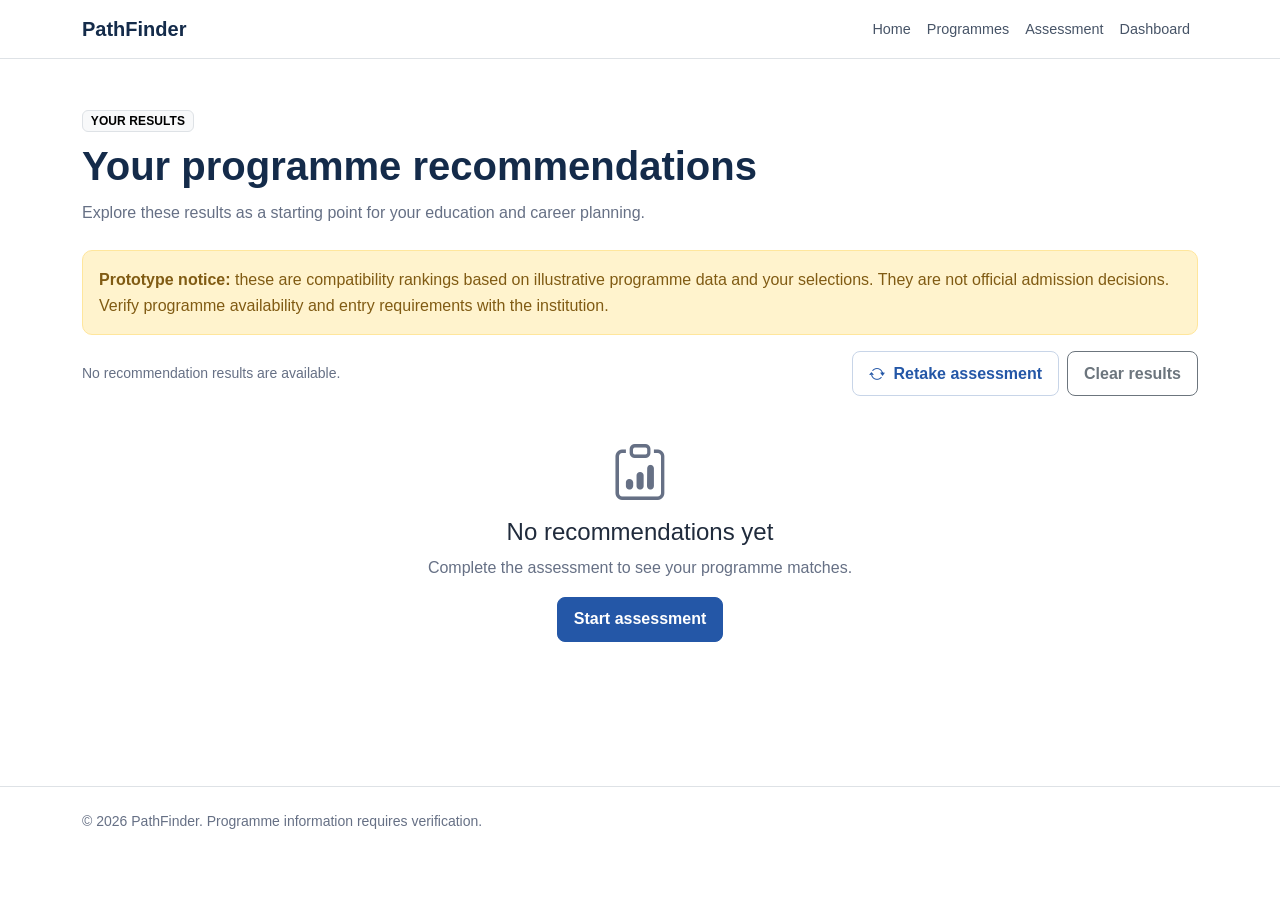
<file: pages/results.html>
<!DOCTYPE html>
<html lang="en">
<head>
  <meta charset="UTF-8">
  <meta name="viewport" content="width=device-width, initial-scale=1">
  <title>Your Recommendations | PathFinder</title>
  <link href="https://cdn.jsdelivr.net/npm/bootstrap@5.3.8/dist/css/bootstrap.min.css" rel="stylesheet">
  <link href="https://cdn.jsdelivr.net/npm/bootstrap-icons@1.11.3/font/bootstrap-icons.min.css" rel="stylesheet">
  <link href="../assets/css/style.css" rel="stylesheet">
</head>
<body>
<nav class="navbar navbar-expand-lg navbar-light bg-white border-bottom sticky-top">
  <div class="container">
    <a class="navbar-brand fw-bold" href="../index.html">PathFinder</a>
    <button class="navbar-toggler" type="button" data-bs-toggle="collapse" data-bs-target="#mainNav" aria-label="Toggle navigation">
      <span class="navbar-toggler-icon"></span>
    </button>
    <div class="collapse navbar-collapse" id="mainNav">
      <div class="navbar-nav ms-auto">
        <a class="nav-link" href="../index.html">Home</a>
        <a class="nav-link" href="catalogue.html">Programmes</a>
        <a class="nav-link" href="assessment.html">Assessment</a>
        <a class="nav-link" href="dashboard.html">Dashboard</a>
      </div>
    </div>
  </div>
</nav>

<main class="container py-5">
  <div class="mb-4">
    <span class="badge text-bg-light border mb-2">YOUR RESULTS</span>
    <h1 class="fw-bold" id="greeting">Your programme recommendations</h1>
    <p class="text-secondary">Explore these results as a starting point for your education and career planning.</p>
  </div>

  <div class="alert alert-warning">
    <strong>Prototype notice:</strong> these are compatibility rankings based on illustrative programme data and your selections. They are not official admission decisions. Verify programme availability and entry requirements with the institution.
  </div>

  <div class="d-flex flex-wrap gap-2 align-items-center justify-content-between mb-4">
    <div class="text-secondary small" id="resultSummary" aria-live="polite"></div>
    <div class="d-flex gap-2">
      <a href="assessment.html" class="btn btn-outline-primary">
        <i class="bi bi-arrow-repeat me-1"></i> Retake assessment
      </a>
      <button id="clearResults" class="btn btn-outline-secondary">Clear results</button>
    </div>
  </div>

  <div id="resultsContainer" class="row g-4"></div>

  <div id="emptyState" class="text-center py-5 d-none">
    <i class="bi bi-clipboard-data display-4 text-secondary"></i>
    <h2 class="h4 mt-3">No recommendations yet</h2>
    <p class="text-secondary">Complete the assessment to see your programme matches.</p>
    <a href="assessment.html" class="btn btn-primary">Start assessment</a>
  </div>
</main>

<footer class="border-top py-4 mt-5">
  <div class="container text-secondary small">© <span id="currentYear"></span> PathFinder. Programme information requires verification.</div>
</footer>

<script src="https://cdn.jsdelivr.net/npm/bootstrap@5.3.8/dist/js/bootstrap.bundle.min.js"></script>
<script src="../assets/js/app.js"></script>
<script src="../assets/js/results.js"></script>
</body>
</html>
</file>
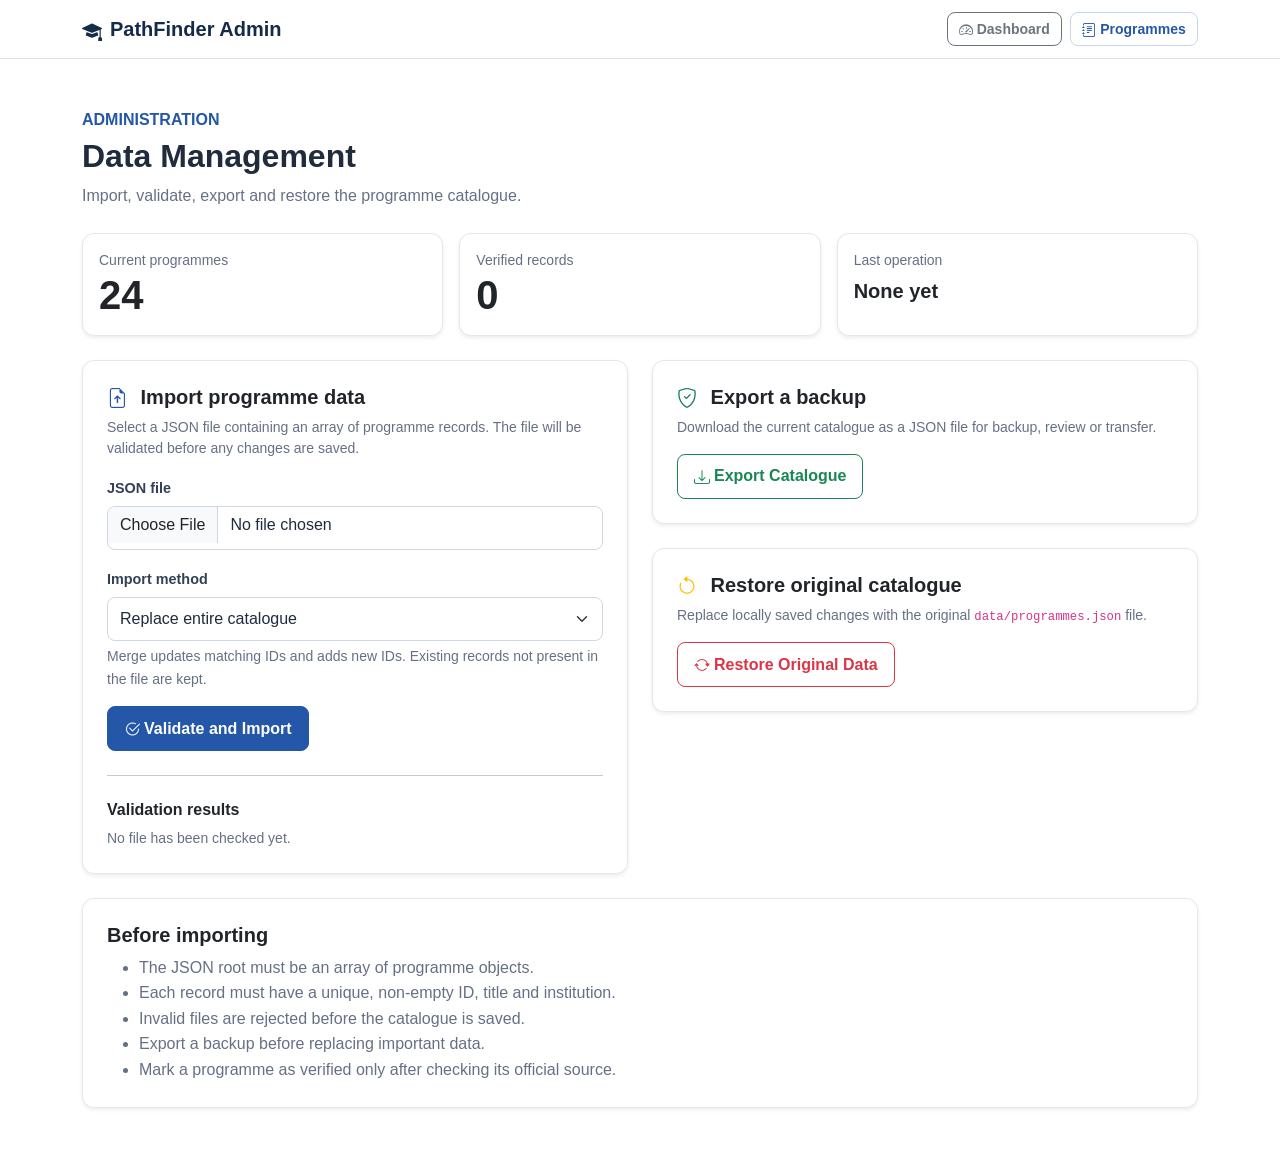
<file: pages/admin/data.html>
<!DOCTYPE html>
<html lang="en">
<head>
  <meta charset="UTF-8">
  <meta name="viewport" content="width=device-width, initial-scale=1.0">
  <title>Data Management | PathFinder Admin</title>

  <link
    href="https://cdn.jsdelivr.net/npm/bootstrap@5.3.8/dist/css/bootstrap.min.css"
    rel="stylesheet"
  >
  <link
    href="https://cdn.jsdelivr.net/npm/bootstrap-icons@1.11.3/font/bootstrap-icons.min.css"
    rel="stylesheet"
  >
  <link rel="stylesheet" href="../../assets/css/style.css">
</head>

<body>
  <nav class="navbar navbar-expand-lg bg-white border-bottom">
    <div class="container">
      <a class="navbar-brand fw-bold" href="index.html">
        <i class="bi bi-mortarboard-fill me-2"></i>PathFinder Admin
      </a>

      <div class="ms-auto d-flex gap-2">
        <a href="index.html" class="btn btn-outline-secondary btn-sm">
          <i class="bi bi-speedometer2 me-1"></i>Dashboard
        </a>
        <a href="programmes.html" class="btn btn-outline-primary btn-sm">
          <i class="bi bi-journal-text me-1"></i>Programmes
        </a>
      </div>
    </div>
  </nav>

  <main class="container py-4 py-lg-5">
    <div class="mb-4">
      <p class="text-primary fw-semibold mb-1">ADMINISTRATION</p>
      <h1 class="h2 fw-bold">Data Management</h1>
      <p class="text-secondary mb-0">
        Import, validate, export and restore the programme catalogue.
      </p>
    </div>

    <div id="pageMessage" class="mb-3" aria-live="polite"></div>

    <div class="row g-3 mb-4">
      <div class="col-md-4">
        <div class="card h-100 shadow-sm">
          <div class="card-body">
            <div class="text-secondary small">Current programmes</div>
            <div class="display-6 fw-bold" id="currentCount">—</div>
          </div>
        </div>
      </div>

      <div class="col-md-4">
        <div class="card h-100 shadow-sm">
          <div class="card-body">
            <div class="text-secondary small">Verified records</div>
            <div class="display-6 fw-bold" id="verifiedCount">—</div>
          </div>
        </div>
      </div>

      <div class="col-md-4">
        <div class="card h-100 shadow-sm">
          <div class="card-body">
            <div class="text-secondary small">Last operation</div>
            <div class="h5 fw-semibold mt-2" id="lastOperation">None yet</div>
          </div>
        </div>
      </div>
    </div>

    <div class="row g-4">
      <div class="col-lg-6">
        <section class="card shadow-sm h-100">
          <div class="card-body p-4">
            <h2 class="h5 fw-bold">
              <i class="bi bi-file-earmark-arrow-up me-2 text-primary"></i>
              Import programme data
            </h2>

            <p class="text-secondary small">
              Select a JSON file containing an array of programme records.
              The file will be validated before any changes are saved.
            </p>

            <form id="importForm">
              <div class="mb-3">
                <label for="jsonFile" class="form-label fw-semibold">
                  JSON file
                </label>
                <input
                  class="form-control"
                  type="file"
                  id="jsonFile"
                  accept=".json,application/json"
                  required
                >
              </div>

              <div class="mb-3">
                <label for="importMode" class="form-label fw-semibold">
                  Import method
                </label>
                <select class="form-select" id="importMode">
                  <option value="replace">Replace entire catalogue</option>
                  <option value="merge">Merge by programme ID</option>
                </select>
                <div class="form-text">
                  Merge updates matching IDs and adds new IDs. Existing
                  records not present in the file are kept.
                </div>
              </div>

              <button type="submit" class="btn btn-primary">
                <i class="bi bi-check2-circle me-1"></i>Validate and Import
              </button>
            </form>

            <hr class="my-4">

            <h3 class="h6 fw-bold">Validation results</h3>
            <div id="validationResults" class="small text-secondary">
              No file has been checked yet.
            </div>
          </div>
        </section>
      </div>

      <div class="col-lg-6">
        <section class="card shadow-sm mb-4">
          <div class="card-body p-4">
            <h2 class="h5 fw-bold">
              <i class="bi bi-shield-check me-2 text-success"></i>
              Export a backup
            </h2>
            <p class="text-secondary small">
              Download the current catalogue as a JSON file for backup,
              review or transfer.
            </p>
            <button type="button" id="exportBtn" class="btn btn-outline-success">
              <i class="bi bi-download me-1"></i>Export Catalogue
            </button>
          </div>
        </section>

        <section class="card shadow-sm">
          <div class="card-body p-4">
            <h2 class="h5 fw-bold">
              <i class="bi bi-arrow-counterclockwise me-2 text-warning"></i>
              Restore original catalogue
            </h2>
            <p class="text-secondary small">
              Replace locally saved changes with the original
              <code>data/programmes.json</code> file.
            </p>
            <button type="button" id="restoreBtn" class="btn btn-outline-danger">
              <i class="bi bi-arrow-repeat me-1"></i>Restore Original Data
            </button>
          </div>
        </section>
      </div>
    </div>

    <section class="card shadow-sm mt-4">
      <div class="card-body p-4">
        <h2 class="h5 fw-bold">Before importing</h2>
        <ul class="text-secondary mb-0">
          <li>The JSON root must be an array of programme objects.</li>
          <li>Each record must have a unique, non-empty ID, title and institution.</li>
          <li>Invalid files are rejected before the catalogue is saved.</li>
          <li>Export a backup before replacing important data.</li>
          <li>Mark a programme as verified only after checking its official source.</li>
        </ul>
      </div>
    </section>
  </main>

  <script src="../../assets/js/data.js"></script>
  <script src="../../assets/js/admin-data.js"></script>
  <script src="https://cdn.jsdelivr.net/npm/bootstrap@5.3.8/dist/js/bootstrap.bundle.min.js"></script>
</body>
</html>
</file>
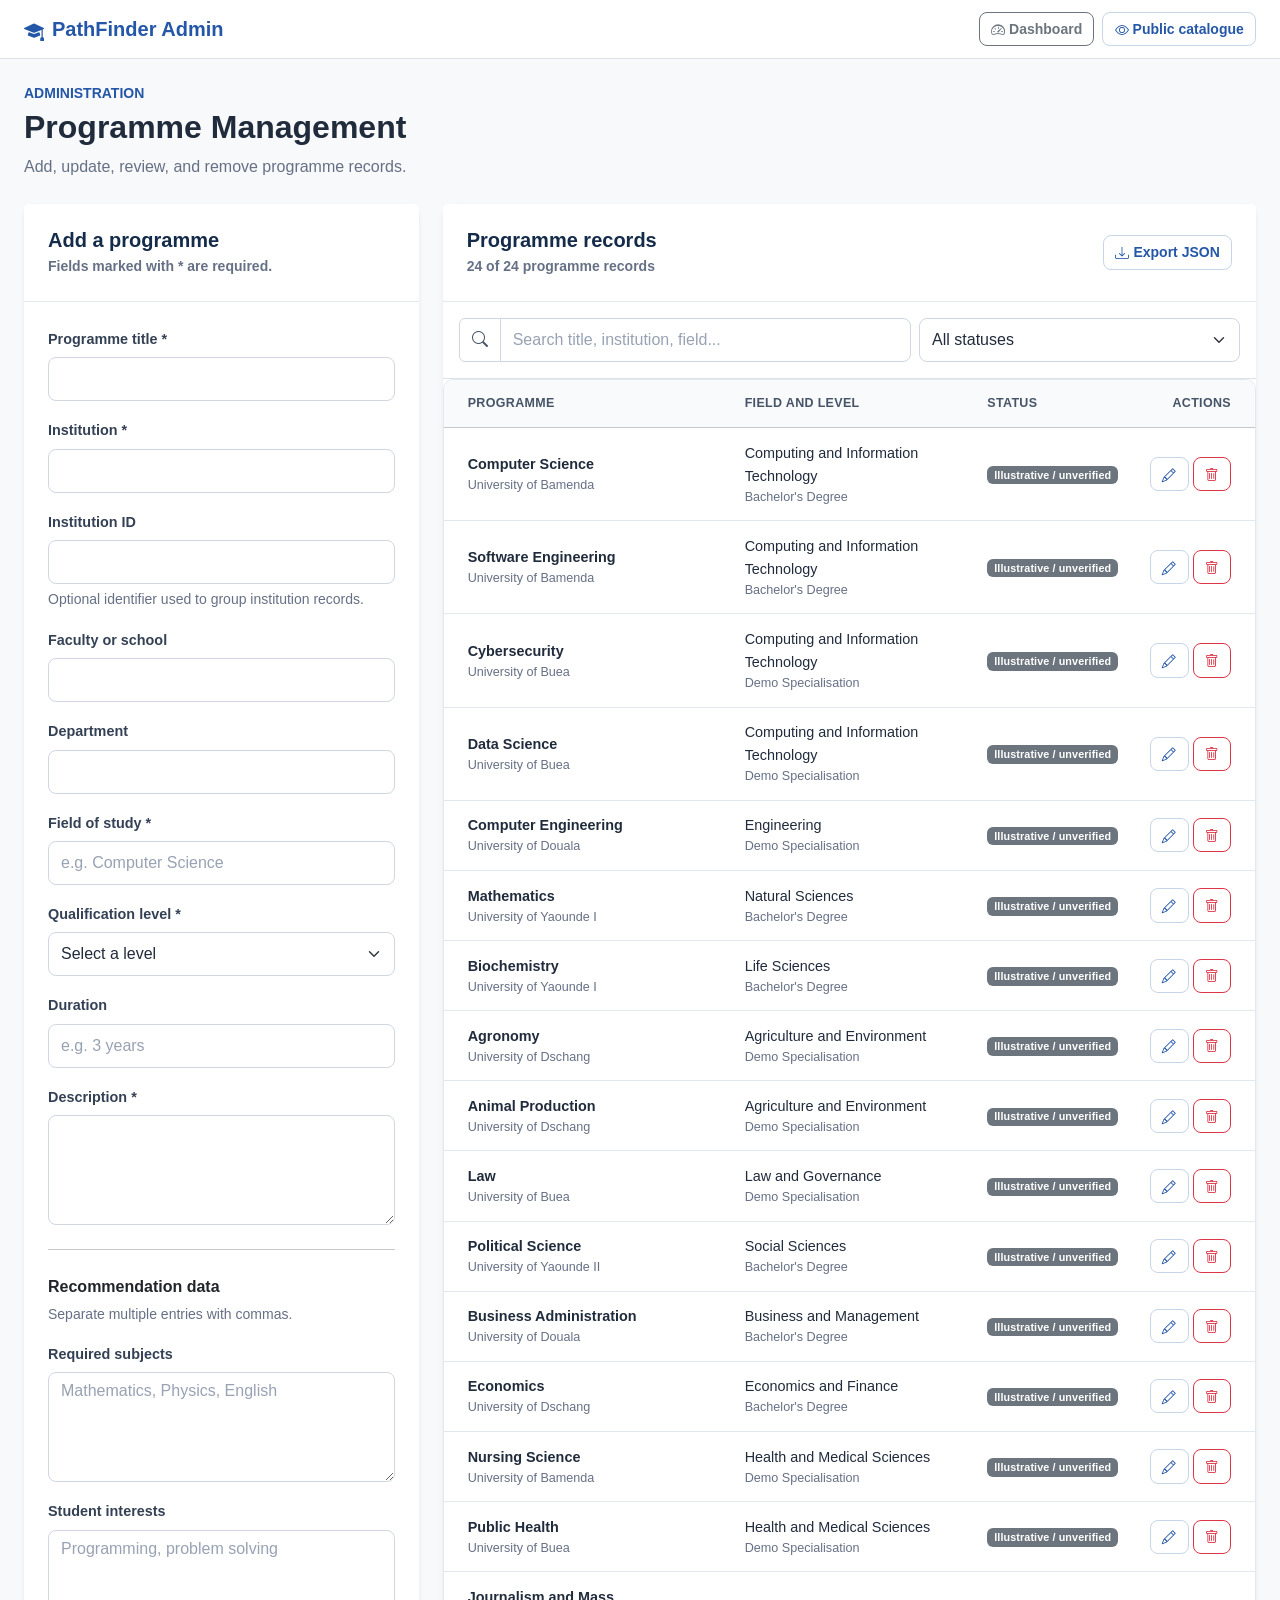
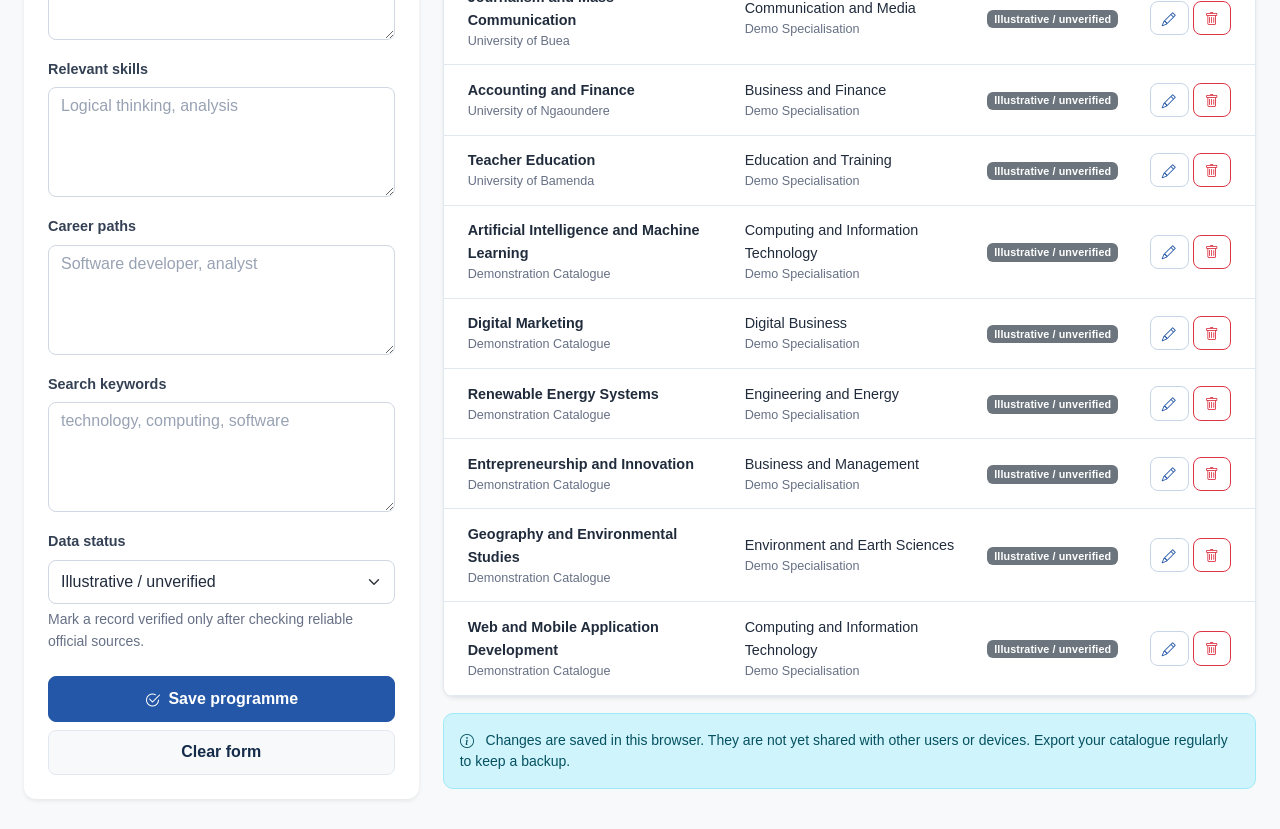
<file: pages/admin/programmes.html>
<!DOCTYPE html>
<html lang="en">
<head>
  <meta charset="UTF-8">
  <meta name="viewport" content="width=device-width, initial-scale=1.0">
  <meta name="description" content="Manage programmes in the PathFinder catalogue.">
  <title>Programme Management | PathFinder</title>

  <link href="https://cdn.jsdelivr.net/npm/bootstrap@5.3.8/dist/css/bootstrap.min.css" rel="stylesheet">
  <link href="https://cdn.jsdelivr.net/npm/bootstrap-icons@1.11.3/font/bootstrap-icons.min.css" rel="stylesheet">
  <link rel="stylesheet" href="../../assets/css/style.css">
</head>

<body class="bg-light">
  <nav class="navbar bg-white border-bottom sticky-top">
    <div class="container-fluid px-lg-4">
      <a class="navbar-brand fw-bold text-primary" href="index.html">
        <i class="bi bi-mortarboard-fill me-2"></i>PathFinder Admin
      </a>

      <div class="d-flex gap-2">
        <a href="index.html" class="btn btn-outline-secondary btn-sm">
          <i class="bi bi-speedometer2 me-1"></i>Dashboard
        </a>
        <a href="../catalogue.html" class="btn btn-outline-primary btn-sm">
          <i class="bi bi-eye me-1"></i>Public catalogue
        </a>
      </div>
    </div>
  </nav>

  <main class="container-fluid px-lg-4 py-4">
    <div class="mb-4">
      <p class="text-primary small fw-semibold text-uppercase mb-1">Administration</p>
      <h1 class="h2 fw-bold">Programme Management</h1>
      <p class="text-secondary mb-0">
        Add, update, review, and remove programme records.
      </p>
    </div>

    <div id="messageArea" aria-live="polite"></div>

    <div class="row g-4">
      <div class="col-12 col-xl-4">
        <section class="card border-0 shadow-sm">
          <div class="card-header bg-white p-4">
            <h2 class="h5 fw-bold mb-1" id="formHeading">Add a programme</h2>
            <p class="text-secondary small mb-0">
              Fields marked with * are required.
            </p>
          </div>

          <div class="card-body p-4">
            <form id="programmeForm">
              <input type="hidden" id="programmeId">

              <div class="mb-3">
                <label for="title" class="form-label">Programme title *</label>
                <input id="title" class="form-control" required maxlength="180">
              </div>

              <div class="mb-3">
                <label for="institution" class="form-label">Institution *</label>
                <input id="institution" class="form-control" required maxlength="180">
              </div>

              <div class="mb-3">
                <label for="institutionId" class="form-label">Institution ID</label>
                <input id="institutionId" class="form-control" maxlength="100">
                <div class="form-text">Optional identifier used to group institution records.</div>
              </div>

              <div class="mb-3">
                <label for="faculty" class="form-label">Faculty or school</label>
                <input id="faculty" class="form-control" maxlength="180">
              </div>

              <div class="mb-3">
                <label for="department" class="form-label">Department</label>
                <input id="department" class="form-control" maxlength="180">
              </div>

              <div class="mb-3">
                <label for="field" class="form-label">Field of study *</label>
                <input id="field" class="form-control" required maxlength="120"
                       placeholder="e.g. Computer Science">
              </div>

              <div class="mb-3">
                <label for="qualificationLevel" class="form-label">Qualification level *</label>
                <select id="qualificationLevel" class="form-select" required>
                  <option value="">Select a level</option>
                  <option value="Certificate">Certificate</option>
                  <option value="HND">HND</option>
                  <option value="Bachelor">Bachelor</option>
                  <option value="Master">Master</option>
                  <option value="PhD">PhD</option>
                  <option value="Other">Other</option>
                </select>
              </div>

              <div class="mb-3">
                <label for="duration" class="form-label">Duration</label>
                <input id="duration" class="form-control" maxlength="80"
                       placeholder="e.g. 3 years">
              </div>

              <div class="mb-3">
                <label for="description" class="form-label">Description *</label>
                <textarea id="description" class="form-control" rows="3"
                          required maxlength="1500"></textarea>
              </div>

              <hr class="my-4">

              <p class="fw-semibold mb-1">Recommendation data</p>
              <p class="text-secondary small">
                Separate multiple entries with commas.
              </p>

              <div class="mb-3">
                <label for="requiredSubjects" class="form-label">Required subjects</label>
                <textarea id="requiredSubjects" class="form-control" rows="2"
                          placeholder="Mathematics, Physics, English"></textarea>
              </div>

              <div class="mb-3">
                <label for="interests" class="form-label">Student interests</label>
                <textarea id="interests" class="form-control" rows="2"
                          placeholder="Programming, problem solving"></textarea>
              </div>

              <div class="mb-3">
                <label for="skills" class="form-label">Relevant skills</label>
                <textarea id="skills" class="form-control" rows="2"
                          placeholder="Logical thinking, analysis"></textarea>
              </div>

              <div class="mb-3">
                <label for="careerPaths" class="form-label">Career paths</label>
                <textarea id="careerPaths" class="form-control" rows="2"
                          placeholder="Software developer, analyst"></textarea>
              </div>

              <div class="mb-3">
                <label for="keywords" class="form-label">Search keywords</label>
                <textarea id="keywords" class="form-control" rows="2"
                          placeholder="technology, computing, software"></textarea>
              </div>

              <div class="mb-4">
                <label for="verificationStatus" class="form-label">Data status</label>
                <select id="verificationStatus" class="form-select">
                  <option value="illustrative">Illustrative / unverified</option>
                  <option value="review">Requires review</option>
                  <option value="verified">Verified</option>
                </select>
                <div class="form-text">
                  Mark a record verified only after checking reliable official sources.
                </div>
              </div>

              <div class="d-grid gap-2">
                <button type="submit" class="btn btn-primary" id="saveButton">
                  <i class="bi bi-check2-circle me-2"></i>Save programme
                </button>

                <button type="button" class="btn btn-outline-secondary d-none" id="cancelEdit">
                  Cancel editing
                </button>

                <button type="reset" class="btn btn-light" id="clearForm">
                  Clear form
                </button>
              </div>
            </form>
          </div>
        </section>
      </div>

      <div class="col-12 col-xl-8">
        <section class="card border-0 shadow-sm">
          <div class="card-header bg-white p-4">
            <div class="d-flex flex-wrap justify-content-between align-items-center gap-3">
              <div>
                <h2 class="h5 fw-bold mb-1">Programme records</h2>
                <p class="text-secondary small mb-0" id="recordCount">
                  Loading records...
                </p>
              </div>

              <button type="button" id="exportButton" class="btn btn-outline-primary btn-sm">
                <i class="bi bi-download me-1"></i>Export JSON
              </button>
            </div>
          </div>

          <div class="card-body border-bottom">
            <div class="row g-2">
              <div class="col-12 col-md-7">
                <label for="searchRecords" class="visually-hidden">Search programmes</label>
                <div class="input-group">
                  <span class="input-group-text bg-white">
                    <i class="bi bi-search"></i>
                  </span>
                  <input id="searchRecords" class="form-control"
                         placeholder="Search title, institution, field...">
                </div>
              </div>

              <div class="col-12 col-md-5">
                <label for="statusFilter" class="visually-hidden">Filter by status</label>
                <select id="statusFilter" class="form-select">
                  <option value="">All statuses</option>
                  <option value="verified">Verified</option>
                  <option value="review">Requires review</option>
                  <option value="illustrative">Illustrative / unverified</option>
                </select>
              </div>
            </div>
          </div>

          <div class="table-responsive">
            <table class="table table-hover align-middle mb-0">
              <thead class="table-light">
                <tr>
                  <th class="ps-4">Programme</th>
                  <th>Field and level</th>
                  <th>Status</th>
                  <th class="text-end pe-4">Actions</th>
                </tr>
              </thead>
              <tbody id="programmeTable">
                <tr>
                  <td colspan="4" class="text-center text-secondary py-5">
                    Loading programmes...
                  </td>
                </tr>
              </tbody>
            </table>
          </div>
        </section>

        <div class="alert alert-info mt-3 small">
          <i class="bi bi-info-circle me-2"></i>
          Changes are saved in this browser. They are not yet shared with other users or devices.
          Export your catalogue regularly to keep a backup.
        </div>
      </div>
    </div>
  </main>

  <script src="../../assets/js/data.js"></script>
  <script src="../../assets/js/admin-programmes.js"></script>
  <script src="https://cdn.jsdelivr.net/npm/bootstrap@5.3.8/dist/js/bootstrap.bundle.min.js"></script>
</body>
</html>
</file>
<file: assets/css/style.css>
:root {
  --pf-primary: #142b4a;
  --pf-blue: #2457a7;
  --pf-accent: #0f9d91;
  --pf-bg: #f5f7fa;
  --pf-text: #202b3c;
  --pf-muted: #667085;
  --pf-border: #e2e8f0;
  --pf-radius: 12px;
  --pf-shadow: 0 8px 24px rgba(20, 43, 74, 0.07);
  --pf-shadow-hover: 0 14px 32px rgba(20, 43, 74, 0.12);
}

*,
*::before,
*::after {
  box-sizing: border-box;
}

html {
  scroll-behavior: smooth;
  scroll-padding-top: 90px;
}

body {
  margin: 0;
  font-family: Inter, "Segoe UI", Arial, sans-serif;
  color: var(--pf-text);
  background: #fff;
  line-height: 1.6;
  -webkit-font-smoothing: antialiased;
}

img,
svg,
video {
  max-width: 100%;
}

img {
  height: auto;
}

a {
  color: var(--pf-blue);
  text-decoration: none;
}

a:hover {
  color: var(--pf-primary);
}

button,
input,
select,
textarea {
  font: inherit;
}

button,
.btn {
  -webkit-tap-highlight-color: transparent;
}

:focus-visible {
  outline: 3px solid rgba(36, 87, 167, 0.35);
  outline-offset: 3px;
}

/* Typography */

h1,
h2,
h3,
h4,
h5,
h6 {
  color: var(--pf-primary);
  font-weight: 700;
  line-height: 1.3;
}

p {
  margin-bottom: 1rem;
}

.text-muted,
.text-secondary {
  color: var(--pf-muted) !important;
}

.text-primary {
  color: var(--pf-blue) !important;
}

.text-success {
  color: #147d64 !important;
}

.small,
small {
  line-height: 1.5;
}

/* Bootstrap containers and page layout */

.container,
.container-fluid {
  --bs-gutter-x: 1.5rem;
}

main {
  min-width: 0;
}

.page-header {
  margin-bottom: 1.75rem;
}

.page-header h1,
.page-title {
  margin-bottom: 0.5rem;
  font-weight: 750;
  letter-spacing: -0.5px;
}

.page-subtitle,
.page-header p {
  color: var(--pf-muted);
}

/* Buttons */

.btn {
  --bs-btn-font-weight: 600;
  --bs-btn-border-radius: 8px;
  --bs-btn-padding-y: 0.6rem;
  --bs-btn-padding-x: 1rem;
  transition:
    color 0.18s ease,
    background-color 0.18s ease,
    border-color 0.18s ease,
    box-shadow 0.18s ease;
}

.btn:focus-visible {
  box-shadow: 0 0 0 0.22rem rgba(36, 87, 167, 0.2);
}

.btn-primary {
  --bs-btn-color: #fff;
  --bs-btn-bg: var(--pf-blue);
  --bs-btn-border-color: var(--pf-blue);
  --bs-btn-hover-color: #fff;
  --bs-btn-hover-bg: var(--pf-primary);
  --bs-btn-hover-border-color: var(--pf-primary);
  --bs-btn-active-bg: var(--pf-primary);
  --bs-btn-active-border-color: var(--pf-primary);
  --bs-btn-disabled-bg: var(--pf-blue);
  --bs-btn-disabled-border-color: var(--pf-blue);
}

.btn-outline-primary {
  --bs-btn-color: var(--pf-blue);
  --bs-btn-border-color: #c8d5e8;
  --bs-btn-hover-color: #fff;
  --bs-btn-hover-bg: var(--pf-blue);
  --bs-btn-hover-border-color: var(--pf-blue);
  --bs-btn-active-bg: var(--pf-primary);
  --bs-btn-active-border-color: var(--pf-primary);
}

.btn-success {
  --bs-btn-bg: #147d64;
  --bs-btn-border-color: #147d64;
  --bs-btn-hover-bg: #106751;
  --bs-btn-hover-border-color: #106751;
}

.btn-danger {
  --bs-btn-bg: #c03939;
  --bs-btn-border-color: #c03939;
  --bs-btn-hover-bg: #a52e2e;
  --bs-btn-hover-border-color: #a52e2e;
}

.btn-light {
  --bs-btn-color: var(--pf-primary);
  --bs-btn-border-color: var(--pf-border);
}

.btn-link {
  text-decoration: none;
}

.btn-link:hover {
  text-decoration: underline;
}

.btn-sm {
  --bs-btn-padding-y: 0.35rem;
  --bs-btn-padding-x: 0.7rem;
  --bs-btn-font-size: 0.875rem;
}

.btn-lg {
  --bs-btn-padding-y: 0.75rem;
  --bs-btn-padding-x: 1.25rem;
}

.btn:disabled,
.btn.disabled {
  cursor: not-allowed;
  transform: none;
}

/* Navigation */

.navbar {
  position: relative;
  z-index: 1030;
  background: #fff;
}

.navbar-brand {
  color: var(--pf-primary);
  font-weight: 700;
}

.navbar-brand:hover {
  color: var(--pf-blue);
}

.brand-icon {
  width: 42px;
  height: 42px;
  display: inline-grid;
  place-items: center;
  flex-shrink: 0;
  border-radius: 10px;
  background: var(--pf-primary);
  color: #fff;
  font-size: 1.25rem;
}

.brand-name {
  font-size: 1.25rem;
  line-height: 1.2;
  letter-spacing: -0.4px;
}

.brand-caption {
  display: block;
  margin-top: 3px;
  color: var(--pf-muted);
  font-size: 0.625rem;
  letter-spacing: 1.3px;
  line-height: 1.4;
}

.navbar .nav-link {
  padding: 0.6rem 0.8rem;
  border-radius: 7px;
  color: #475467;
  font-size: 0.9rem;
  font-weight: 500;
  transition: color 0.18s ease, background-color 0.18s ease;
}

.navbar .nav-link:hover,
.navbar .nav-link.active {
  color: var(--pf-blue);
  background: #f0f5fc;
}

.navbar-toggler {
  border-color: var(--pf-border);
  border-radius: 8px;
  padding: 0.45rem 0.65rem;
}

.navbar-toggler:focus {
  box-shadow: 0 0 0 0.2rem rgba(36, 87, 167, 0.15);
}

/* Bootstrap cards */

.card {
  --bs-card-border-color: var(--pf-border);
  --bs-card-border-radius: var(--pf-radius);
  --bs-card-cap-bg: #fff;
  box-shadow: 0 2px 8px rgba(20, 43, 74, 0.025);
}

.card-header {
  padding: 1rem 1.25rem;
  border-bottom-color: var(--pf-border);
  color: var(--pf-primary);
  font-weight: 650;
}

.card-body {
  min-width: 0;
}

.card-title {
  margin-bottom: 0.5rem;
  color: var(--pf-primary);
  font-weight: 700;
}

.card-text {
  color: var(--pf-muted);
}

.card-footer {
  border-top-color: var(--pf-border);
  background: #fff;
}

.card-hover {
  transition: border-color 0.2s ease, box-shadow 0.2s ease;
}

.card-hover:hover {
  border-color: #c8d5e8;
  box-shadow: var(--pf-shadow);
}

/* Forms */

.form-label {
  margin-bottom: 0.4rem;
  color: #344054;
  font-size: 0.9rem;
  font-weight: 600;
}

.form-control,
.form-select {
  min-height: 44px;
  border-color: #d0d7e2;
  border-radius: 8px;
  color: var(--pf-text);
  background-color: #fff;
}

textarea.form-control {
  min-height: 110px;
}

.form-control::placeholder {
  color: #98a2b3;
  opacity: 1;
}

.form-control:focus,
.form-select:focus {
  border-color: var(--pf-blue);
  box-shadow: 0 0 0 0.2rem rgba(36, 87, 167, 0.12);
}

.form-check-input {
  border-color: #b8c3d1;
}

.form-check-input:checked {
  border-color: var(--pf-blue);
  background-color: var(--pf-blue);
}

.form-check-input:focus {
  border-color: var(--pf-blue);
  box-shadow: 0 0 0 0.2rem rgba(36, 87, 167, 0.15);
}

.form-text {
  color: var(--pf-muted);
}

.input-group-text {
  border-color: #d0d7e2;
  background: #f8fafc;
  color: #475467;
}

/* Tables */

.table {
  --bs-table-color: var(--pf-text);
  --bs-table-border-color: var(--pf-border);
  margin-bottom: 0;
  vertical-align: middle;
}

.table > :not(caption) > * > * {
  padding: 0.85rem 1rem;
}

.table thead th {
  background: #f8fafc;
  color: #475467;
  font-size: 0.78rem;
  font-weight: 700;
  letter-spacing: 0.35px;
  text-transform: uppercase;
  white-space: nowrap;
}

.table tbody td {
  font-size: 0.9rem;
}

.table tbody tr:hover > * {
  --bs-table-bg-state: #f8faff;
}

.table-responsive {
  border: 1px solid var(--pf-border);
  border-radius: 10px;
}

/* Badges, alerts, and status labels */

.badge {
  font-weight: 600;
  letter-spacing: 0.1px;
}

.alert {
  border-radius: 10px;
}

.alert-primary {
  --bs-alert-color: #1b477f;
  --bs-alert-bg: #edf3ff;
  --bs-alert-border-color: #d5e2f8;
}

.alert-success {
  --bs-alert-color: #146c43;
}

.alert-warning {
  --bs-alert-color: #805b13;
}

.alert-danger {
  --bs-alert-color: #a52e2e;
}

/* Dropdowns and modals */

.dropdown-menu {
  padding: 0.45rem;
  border-color: var(--pf-border);
  border-radius: 10px;
  box-shadow: var(--pf-shadow);
}

.dropdown-item {
  padding: 0.6rem 0.8rem;
  border-radius: 6px;
  color: var(--pf-text);
}

.dropdown-item:hover,
.dropdown-item:focus {
  background: #f0f5fc;
  color: var(--pf-blue);
}

.modal-content {
  border: 1px solid var(--pf-border);
  border-radius: 14px;
  box-shadow: var(--pf-shadow-hover);
}

.modal-header,
.modal-footer {
  border-color: var(--pf-border);
}

.modal-title {
  font-weight: 700;
}

/* Landing page hero */

.hero-section {
  overflow: hidden;
  background:
    radial-gradient(
      ellipse at 95% 15%,
      rgba(36, 87, 167, 0.09),
      transparent 38%
    ),
    linear-gradient(180deg, #f8faff 0%, #fff 100%);
}

.eyebrow,
.section-label {
  color: var(--pf-blue);
  font-size: 0.75rem;
  font-weight: 700;
  letter-spacing: 1.3px;
}

.eyebrow {
  display: inline-flex;
  align-items: center;
  gap: 0.5rem;
  padding: 0.5rem 0.8rem;
  border-radius: 50rem;
  background: #eaf1fc;
}

.hero-title {
  max-width: 760px;
  color: var(--pf-primary);
  font-size: clamp(2.4rem, 5vw, 4.25rem);
  font-weight: 750;
  line-height: 1.12;
  letter-spacing: -1.8px;
}

.text-accent {
  color: var(--pf-blue);
}

.hero-description {
  max-width: 620px;
  color: #59677b;
  font-size: 1.05rem;
  line-height: 1.8;
}

.hero-note {
  color: #536174;
  font-size: 0.82rem;
}

.hero-note i {
  color: var(--pf-accent);
}

/* Landing page preview panel */

.hero-visual {
  padding: 1.6rem;
  border: 1px solid var(--pf-border);
  border-radius: 16px;
  background: #fff;
  box-shadow: 0 20px 55px rgba(20, 43, 74, 0.09);
}

.visual-heading {
  display: flex;
  justify-content: space-between;
  align-items: center;
  gap: 1rem;
  margin-bottom: 1.25rem;
}

.visual-heading h5 {
  margin: 0;
  color: var(--pf-primary);
  font-weight: 700;
}

.visual-icon {
  display: grid;
  place-items: center;
  flex-shrink: 0;
  width: 44px;
  height: 44px;
  border-radius: 10px;
  color: var(--pf-blue);
  background: #edf3ff;
  font-size: 1.35rem;
}

.visual-item {
  display: flex;
  align-items: center;
  gap: 0.85rem;
  padding: 1rem 0;
  border-top: 1px solid #edf0f4;
}

.visual-item strong {
  color: var(--pf-primary);
  font-size: 0.9rem;
}

.visual-item small {
  display: block;
  margin-top: 0.2rem;
  font-size: 0.78rem;
}

.visual-item-icon {
  display: grid;
  place-items: center;
  flex-shrink: 0;
  width: 42px;
  height: 42px;
  border-radius: 10px;
  font-size: 1.2rem;
}

.icon-blue {
  color: #2457a7;
  background: #edf3ff;
}

.icon-teal {
  color: #0f8279;
  background: #e6f7f4;
}

.icon-purple {
  color: #7754b6;
  background: #f2ecff;
}

.visual-footer {
  margin-top: 0.75rem;
  padding: 0.85rem;
  border-radius: 8px;
  background: #f5f8fc;
  color: #526175;
  font-size: 0.78rem;
}

/* Features */

.feature-item {
  display: flex;
  align-items: flex-start;
  gap: 1rem;
  height: 100%;
}

.feature-icon {
  display: grid;
  place-items: center;
  flex-shrink: 0;
  width: 46px;
  height: 46px;
  border-radius: 10px;
  background: #edf3ff;
  color: var(--pf-blue);
  font-size: 1.3rem;
}

.teal-feature {
  background: #e6f7f4;
  color: #0f8279;
}

.purple-feature {
  background: #f2ecff;
  color: #7754b6;
}

.feature-item h5 {
  margin: 0.15rem 0 0.45rem;
  color: var(--pf-primary);
  font-size: 1rem;
  font-weight: 700;
}

.feature-item p {
  margin: 0;
  color: var(--pf-muted);
  font-size: 0.84rem;
  line-height: 1.75;
}

/* Sections and process cards */

.section-space {
  padding-top: 5rem;
  padding-bottom: 5rem;
  background: var(--pf-bg);
}

.section-heading {
  max-width: 650px;
}

.section-title {
  color: var(--pf-primary);
  font-size: clamp(1.8rem, 3vw, 2.5rem);
  font-weight: 750;
  line-height: 1.25;
  letter-spacing: -0.6px;
}

.step-card {
  position: relative;
  height: 100%;
  min-height: 220px;
  padding: 1.6rem 1.4rem;
  border: 1px solid var(--pf-border);
  border-radius: var(--pf-radius);
  background: #fff;
  transition: border-color 0.2s ease, box-shadow 0.2s ease;
}

.step-card:hover {
  border-color: #c8d5e8;
  box-shadow: var(--pf-shadow);
}

.step-number {
  position: absolute;
  top: 1rem;
  right: 1rem;
  color: #b7c6db;
  font-size: 0.8rem;
  font-weight: 700;
}

.step-icon {
  display: inline-block;
  margin: 0.5rem 0 1.25rem;
  color: var(--pf-blue);
  font-size: 1.9rem;
}

.step-card h5 {
  color: var(--pf-primary);
  font-size: 1rem;
  font-weight: 700;
}

.step-card p {
  margin: 0;
  color: var(--pf-muted);
  font-size: 0.84rem;
  line-height: 1.75;
}

/* About and call-to-action sections */

.about-section {
  background: #fff;
}

.about-panel {
  padding: 2rem;
  border: 1px solid #dce7f8;
  border-radius: 16px;
  background: #edf3ff;
  color: var(--pf-primary);
}

.about-panel > i {
  color: var(--pf-blue);
}

.about-panel p {
  color: #536174;
  line-height: 1.8;
}

.cta-panel {
  border-radius: 16px;
  background: linear-gradient(115deg, #142b4a, #2457a7);
}

.cta-panel h2 {
  color: #fff;
  font-weight: 750;
  letter-spacing: -0.5px;
}

.cta-panel p {
  color: rgba(255, 255, 255, 0.82);
}

.site-footer {
  border-top: 1px solid var(--pf-border);
  background: #fff;
}

.site-footer strong {
  color: var(--pf-primary);
}

.site-footer a {
  color: var(--pf-muted);
}

.site-footer a:hover {
  color: var(--pf-blue);
}

/* Catalogue, results, and programme details */

.programme-card {
  height: 100%;
  transition: border-color 0.2s ease, box-shadow 0.2s ease;
}

.programme-card:hover {
  border-color: #c8d5e8;
  box-shadow: var(--pf-shadow);
}

.programme-card .card-title a {
  color: var(--pf-primary);
}

.programme-card .card-title a:hover {
  color: var(--pf-blue);
}

.programme-meta {
  color: var(--pf-muted);
  font-size: 0.85rem;
}

.result-card {
  border: 1px solid var(--pf-border);
  border-radius: var(--pf-radius);
  background: #fff;
}

.result-card + .result-card {
  margin-top: 1rem;
}

.result-score {
  color: var(--pf-blue);
  font-weight: 700;
}

.filter-panel {
  padding: 1.25rem;
  border: 1px solid var(--pf-border);
  border-radius: var(--pf-radius);
  background: #fff;
}

.empty-state {
  padding: 2.5rem 1.25rem;
  border: 1px dashed #cbd5e1;
  border-radius: var(--pf-radius);
  background: #f8fafc;
  text-align: center;
}

.empty-state i {
  color: #8b9bb1;
  font-size: 2rem;
}

.empty-state h5 {
  margin-top: 0.75rem;
}

.empty-state p {
  color: var(--pf-muted);
}

/* Dashboard statistics */

.stat-card {
  height: 100%;
  padding: 1.25rem;
  border: 1px solid var(--pf-border);
  border-radius: var(--pf-radius);
  background: #fff;
}

.stat-card .stat-label {
  color: var(--pf-muted);
  font-size: 0.85rem;
  font-weight: 500;
}

.stat-card .stat-value {
  margin-top: 0.4rem;
  color: var(--pf-primary);
  font-size: 1.8rem;
  font-weight: 750;
  line-height: 1.25;
}

/* Admin interface */

.admin-layout {
  min-width: 0;
}

.admin-sidebar {
  background: #fff;
  border-right: 1px solid var(--pf-border);
}

.admin-sidebar .nav-link {
  display: flex;
  align-items: center;
  gap: 0.65rem;
  margin-bottom: 0.25rem;
  padding: 0.7rem 0.85rem;
  border-radius: 8px;
  color: #475467;
  font-size: 0.9rem;
  font-weight: 500;
}

.admin-sidebar .nav-link:hover,
.admin-sidebar .nav-link.active {
  background: #edf3ff;
  color: var(--pf-blue);
}

.admin-content {
  min-width: 0;
}

.admin-toolbar {
  display: flex;
  align-items: center;
  justify-content: space-between;
  flex-wrap: wrap;
  gap: 0.75rem;
  margin-bottom: 1.25rem;
}

.admin-table-actions {
  display: flex;
  align-items: center;
  gap: 0.4rem;
  flex-wrap: wrap;
}

/* Bootstrap Icons */

.bi {
  display: inline-block;
  line-height: 1;
  vertical-align: -0.1em;
}

.btn .bi {
  margin-right: 0.25rem;
}

.btn .bi:only-child {
  margin-right: 0;
}

.nav-link .bi {
  margin-right: 0.25rem;
}

.brand-icon .bi,
.visual-icon .bi,
.visual-item-icon .bi,
.feature-icon .bi,
.step-icon.bi {
  margin-right: 0;
}

/* Prevent wide content from breaking layouts */

pre,
code {
  overflow-wrap: anywhere;
}

.text-break {
  overflow-wrap: anywhere;
}

.min-w-0 {
  min-width: 0;
}

/* Tablet and smaller desktop */

@media (max-width: 991.98px) {
  .navbar-nav {
    align-items: stretch !important;
    padding-top: 0.75rem;
  }

  .navbar-nav .nav-link {
    padding: 0.7rem 0.8rem;
  }

  .navbar-nav .btn {
    margin-top: 0.4rem;
  }

  .hero-title {
    letter-spacing: -1.2px;
  }

  .section-space {
    padding-top: 4rem;
    padding-bottom: 4rem;
  }

  .admin-sidebar {
    border-right: 0;
    border-bottom: 1px solid var(--pf-border);
  }
}

/* Mobile */

@media (max-width: 575.98px) {
  body {
    font-size: 0.95rem;
  }

  .container,
  .container-fluid {
    --bs-gutter-x: 1.25rem;
  }

  .brand-icon {
    width: 38px;
    height: 38px;
    font-size: 1.1rem;
  }

  .brand-name {
    font-size: 1.1rem;
  }

  .brand-caption {
    font-size: 0.56rem;
    letter-spacing: 1px;
  }

  .hero-title {
    font-size: clamp(2.15rem, 10vw, 2.7rem);
    letter-spacing: -1px;
  }

  .hero-description {
    font-size: 0.95rem;
  }

  .hero-visual {
    padding: 1.15rem;
  }

  .section-space {
    padding-top: 3rem;
    padding-bottom: 3rem;
  }

  .about-panel {
    padding: 1.4rem;
  }

  .cta-panel {
    border-radius: 12px;
  }

  .cta-panel h2 {
    font-size: 1.55rem;
  }

  .table > :not(caption) > * > * {
    padding: 0.7rem 0.75rem;
  }

  .admin-toolbar {
    align-items: stretch;
  }

  .admin-toolbar > .btn,
  .admin-toolbar > .btn-group {
    align-self: flex-start;
  }

  .stat-card .stat-value {
    font-size: 1.5rem;
  }
}

/* Respect reduced-motion preferences */

@media (prefers-reduced-motion: reduce) {
  *,
  *::before,
  *::after {
    scroll-behavior: auto !important;
    animation-duration: 0.01ms !important;
    animation-iteration-count: 1 !important;
    transition-duration: 0.01ms !important;
  }
}
</file>
